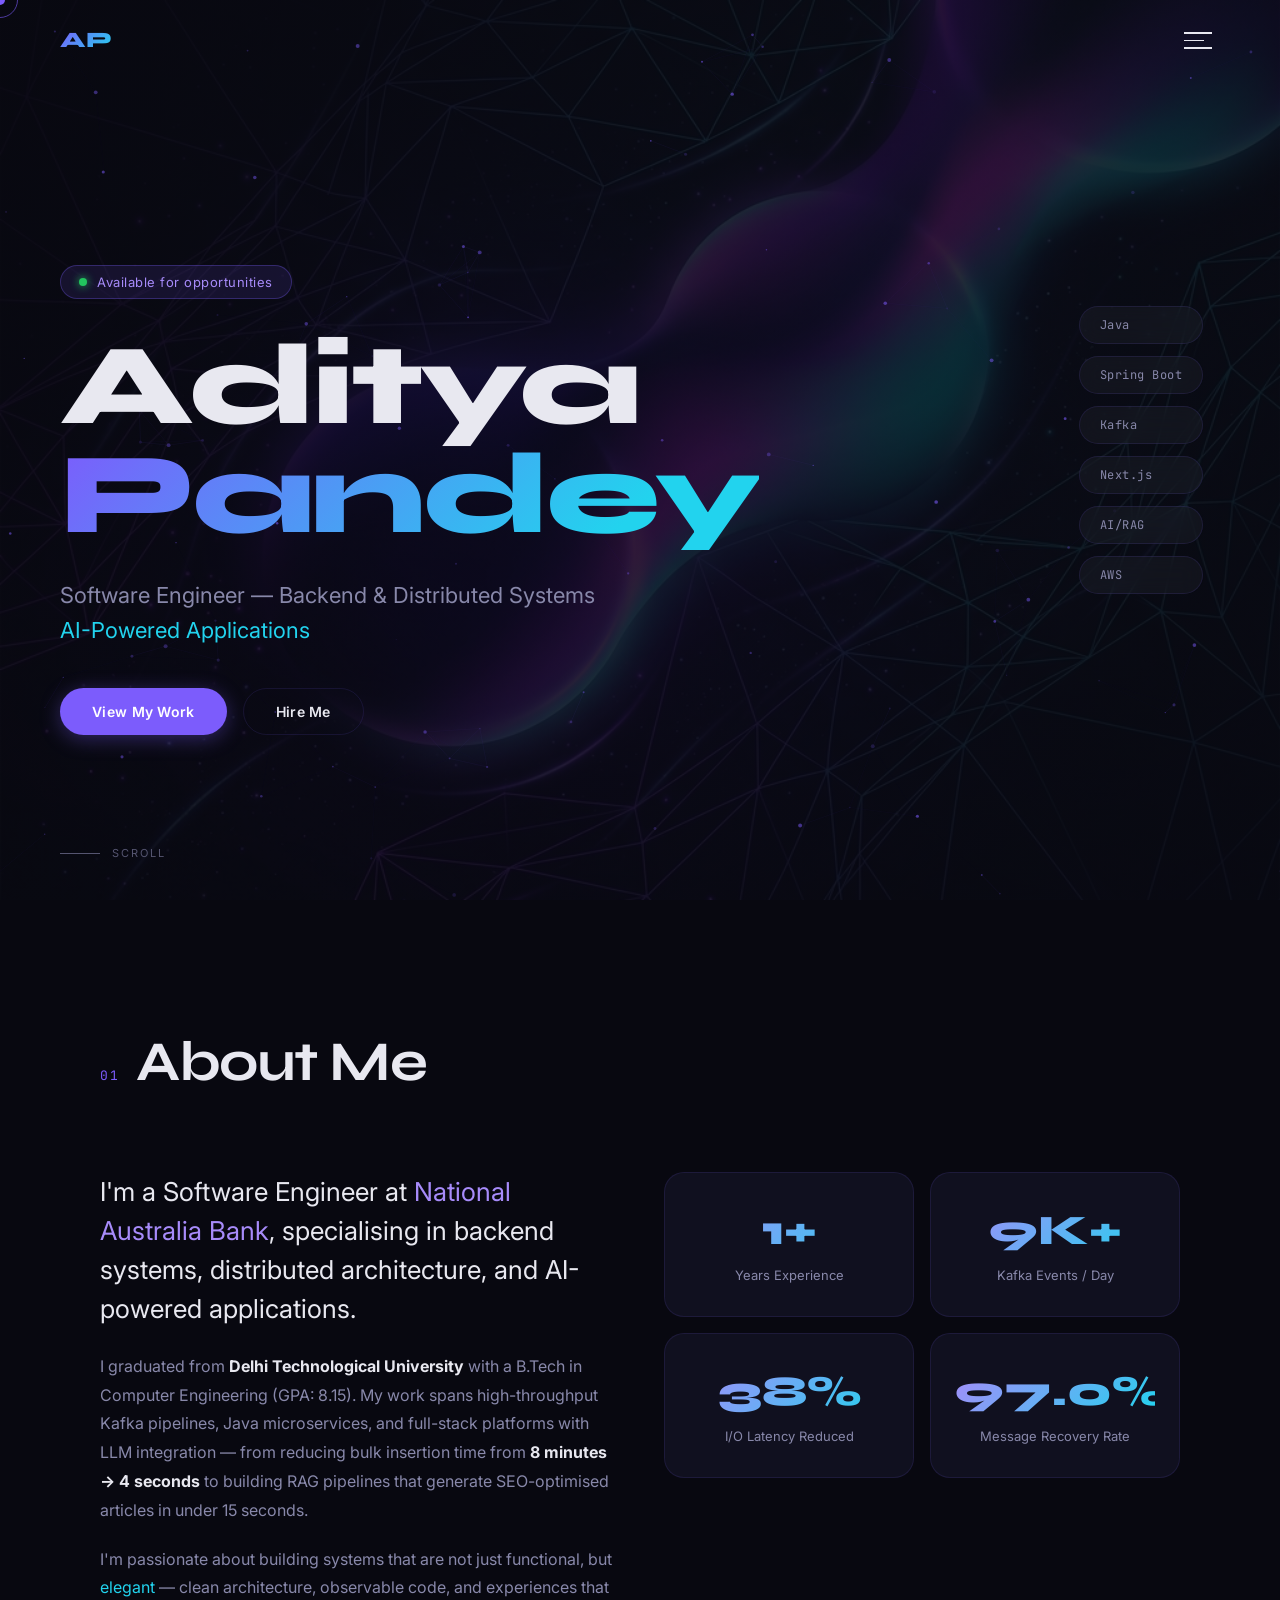
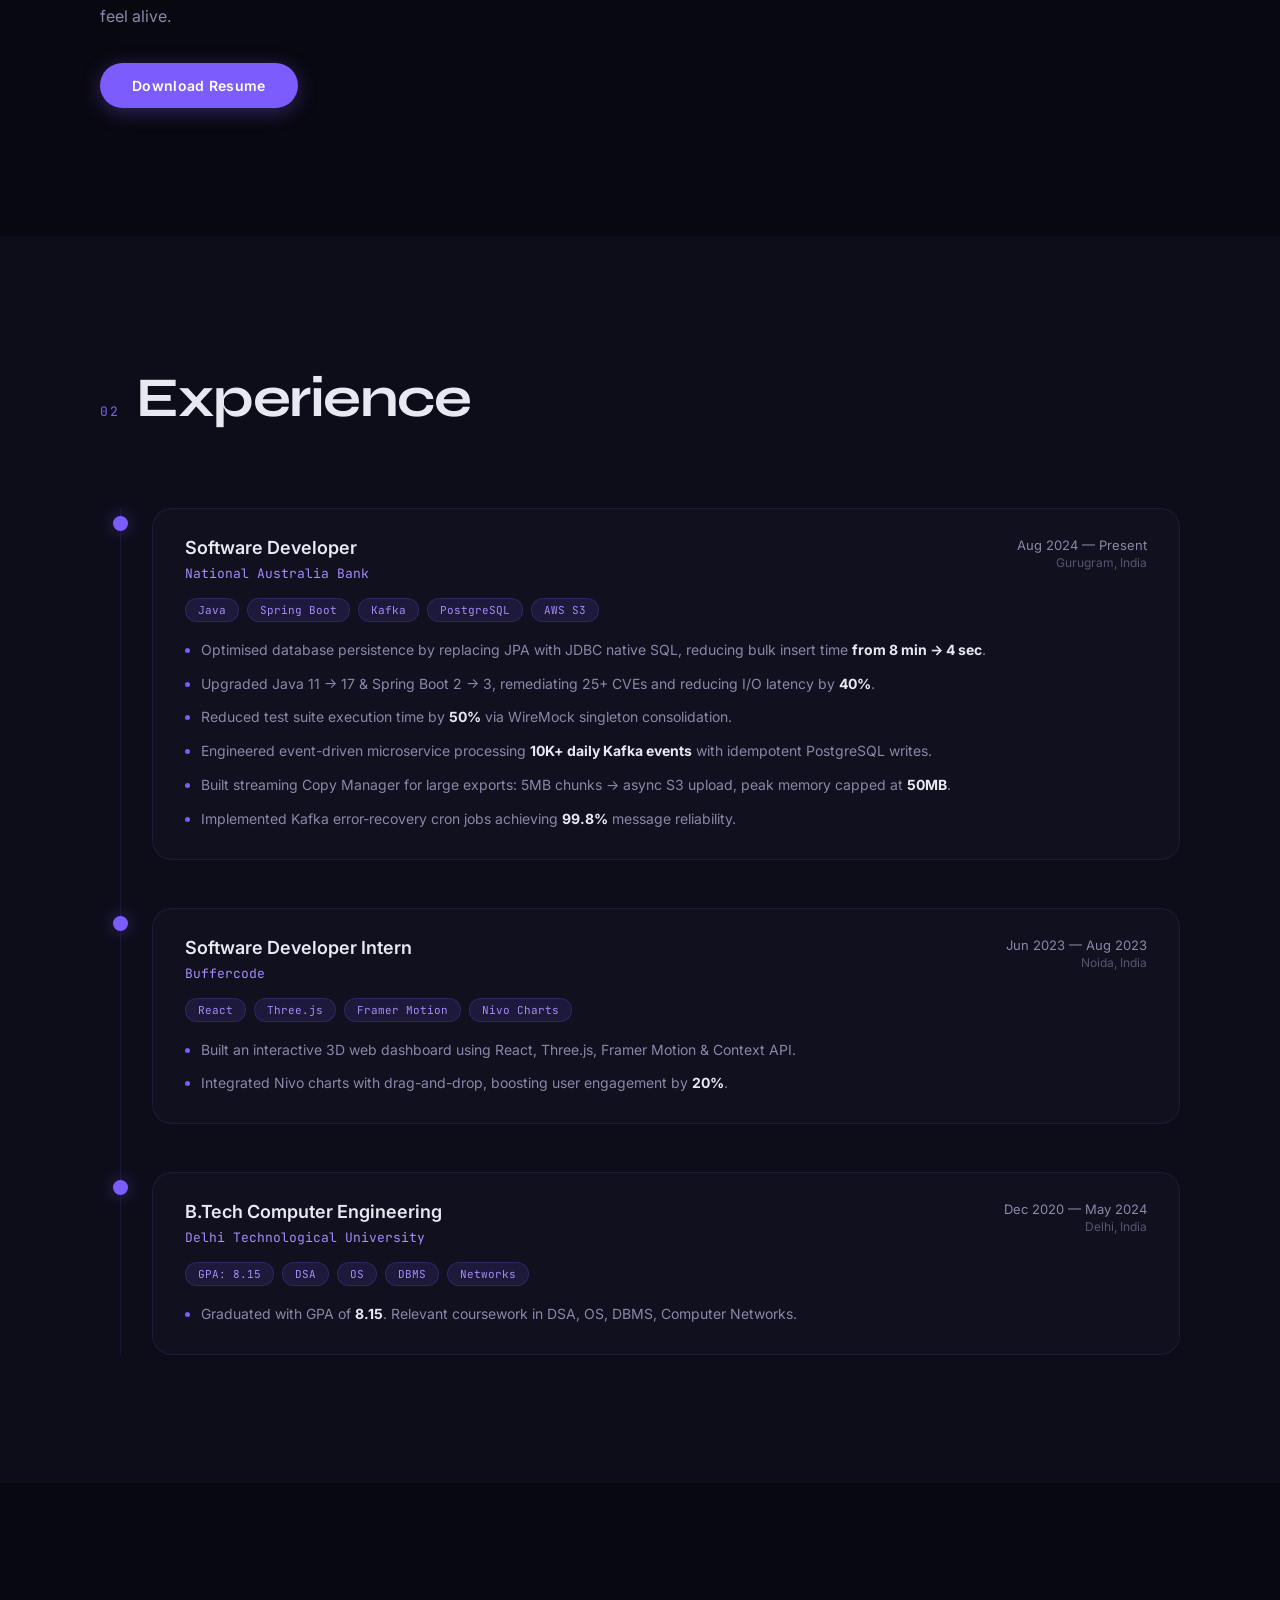
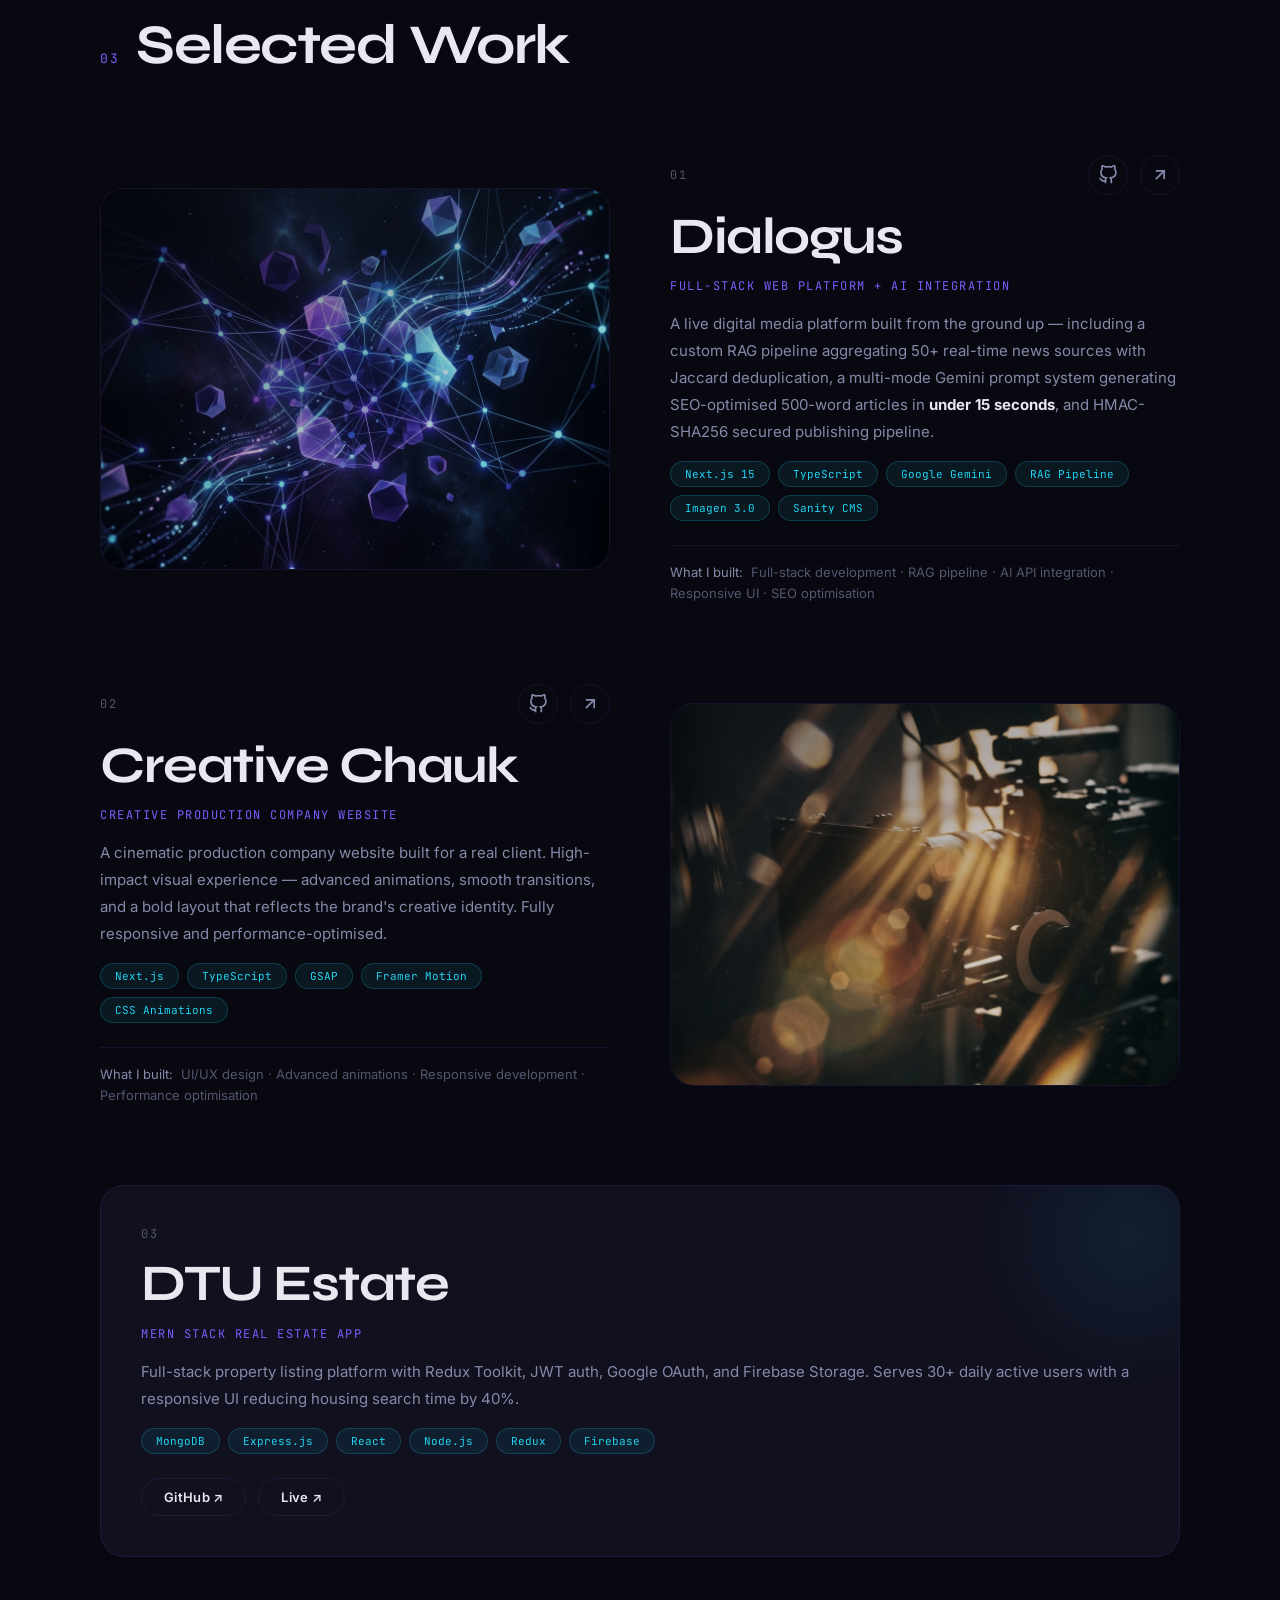
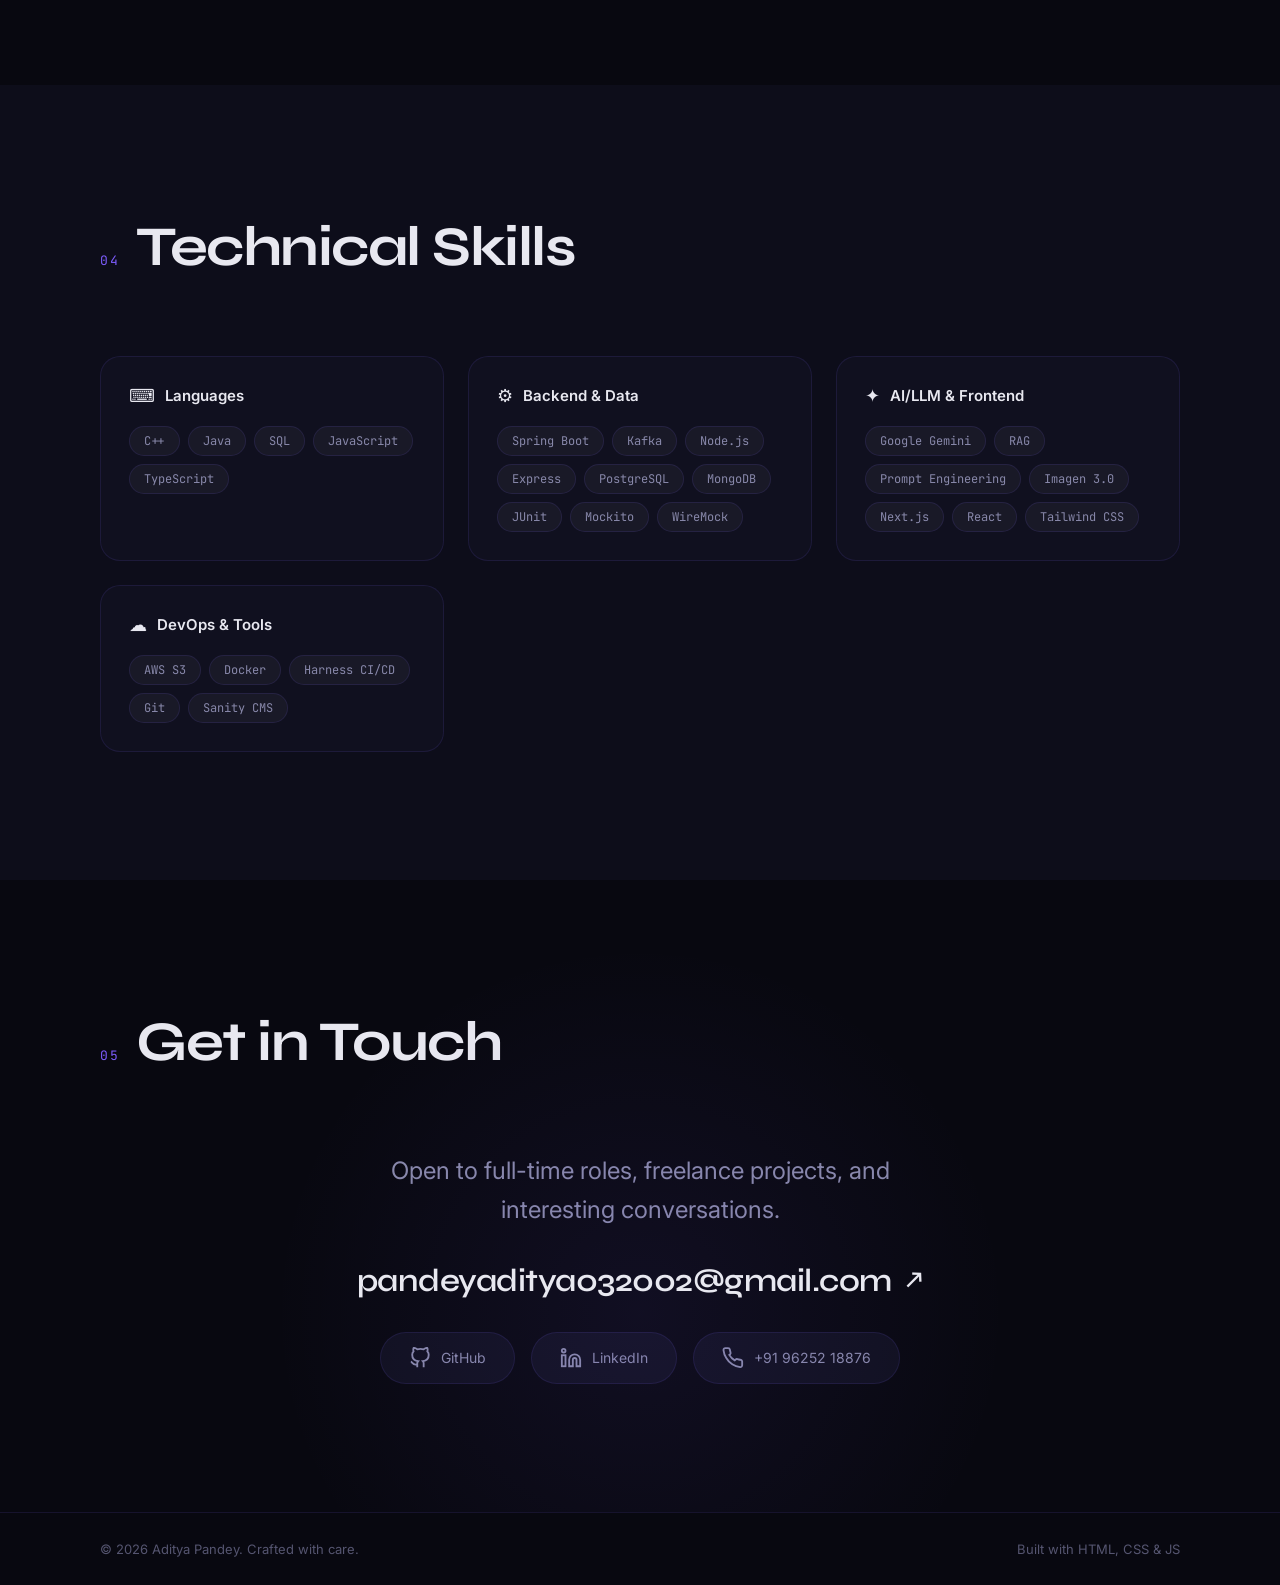
<file: index.html>
<!doctype html>
<html lang="en">
<head>
  <meta charset="UTF-8">
  <meta name="viewport" content="width=device-width, initial-scale=1.0">
  <meta http-equiv="X-UA-Compatible" content="ie=edge">
  <title>Aditya Pandey — Software Engineer & Creative Developer</title>
  <meta name="description" content="Aditya Pandey is a Software Engineer specialising in backend systems, distributed architecture, and AI-powered applications. Currently at National Australia Bank.">
  <meta name="keywords" content="Aditya Pandey, Software Engineer, Backend Developer, Java, Spring Boot, Kafka, AI, Next.js, Portfolio">
  <meta property="og:title" content="Aditya Pandey — Software Engineer & Creative Developer">
  <meta property="og:description" content="Backend & Distributed Systems Engineer | AI-Powered Applications | Open to full-time roles">
  <meta property="og:type" content="website">
  <link rel="preconnect" href="https://fonts.googleapis.com">
  <link rel="preconnect" href="https://fonts.gstatic.com" crossorigin>
  <link href="https://fonts.googleapis.com/css2?family=Inter:wght@300;400;500;600;700;800;900&family=JetBrains+Mono:wght@400;500;700&family=Syne:wght@400;500;600;700;800&display=swap" rel="stylesheet">
  <link rel="stylesheet" href="style.css">
</head>
<body>

  <!-- ==================== CUSTOM CURSOR ==================== -->
  <div class="cursor" id="cursor"></div>
  <div class="cursor-follower" id="cursor-follower"></div>

  <!-- ==================== LOADER ==================== -->
  <div class="loader" id="loader">
    <div class="loader__inner">
      <div class="loader__bar-wrap">
        <div class="loader__bar" id="loader-bar"></div>
      </div>
      <span class="loader__name">Aditya Pandey</span>
      <span class="loader__percent" id="loader-percent">0%</span>
    </div>
  </div>

  <!-- ==================== NAVIGATION ==================== -->
  <nav class="nav" id="nav" role="navigation" aria-label="Main navigation">
    <div class="nav__progress" aria-hidden="true"></div>
    <div class="nav__logo">
      <a href="#hero" id="nav-logo-link" aria-label="Back to top">
        <span class="nav__logo-text">AP</span>
        <div class="nav__logo-glow"></div>
      </a>
    </div>
    <button class="nav__menu-btn" id="menu-btn" aria-expanded="false" aria-controls="nav-menu" aria-label="Toggle menu">
      <span class="nav__menu-lines">
        <span class="line line--1"></span>
        <span class="line line--2"></span>
        <span class="line line--3"></span>
      </span>
    </button>
    <div class="nav__menu" id="nav-menu" role="dialog" aria-modal="true">
      <div class="nav__menu-bg"></div>
      <ul class="nav__links" role="list">
        <li class="nav__item" style="--i:0"><a class="nav__link" href="#about" id="nav-about">About</a><span class="nav__link-num">01</span></li>
        <li class="nav__item" style="--i:1"><a class="nav__link" href="#experience" id="nav-experience">Experience</a><span class="nav__link-num">02</span></li>
        <li class="nav__item" style="--i:2"><a class="nav__link" href="#projects" id="nav-projects">Projects</a><span class="nav__link-num">03</span></li>
        <li class="nav__item" style="--i:3"><a class="nav__link" href="#skills" id="nav-skills">Skills</a><span class="nav__link-num">04</span></li>
        <li class="nav__item" style="--i:4"><a class="nav__link" href="#contact" id="nav-contact">Contact</a><span class="nav__link-num">05</span></li>
      </ul>
      <div class="nav__social">
        <a href="https://github.com/pandeyaditya02" target="_blank" rel="noopener" class="nav__social-link" id="social-github">GitHub</a>
        <a href="https://linkedin.com/in/aditya-pandey-dtu" target="_blank" rel="noopener" class="nav__social-link" id="social-linkedin">LinkedIn</a>
        <a href="mailto:pandeyaditya032002@gmail.com" class="nav__social-link" id="social-email">Email</a>
      </div>
    </div>
  </nav>

  <!-- ==================== HERO ==================== -->
  <section class="hero" id="hero" aria-label="Introduction">
    <div class="hero__bg">
      <img src="hero_bg.png" alt="" aria-hidden="true" class="hero__bg-img">
      <div class="hero__bg-overlay"></div>
      <canvas class="hero__canvas" id="hero-canvas" aria-hidden="true"></canvas>
    </div>

    <div class="hero__content">
      <div class="hero__tag" id="hero-tag">
        <span class="hero__tag-dot"></span>
        <span>Available for opportunities</span>
      </div>
      <h1 class="hero__title" id="hero-title">
        <span class="hero__title-line" data-reveal="0">Aditya</span>
        <span class="hero__title-line" data-reveal="1">Pandey</span>
      </h1>
      <p class="hero__subtitle" id="hero-subtitle">
        Software Engineer — Backend &amp; Distributed Systems<br>
        <span class="hero__subtitle-accent">AI-Powered Applications</span>
      </p>
      <div class="hero__cta" id="hero-cta">
        <a href="#projects" class="btn btn--primary" id="btn-work">View My Work</a>
        <a href="mailto:pandeyaditya032002@gmail.com" class="btn btn--ghost" id="btn-hire">Hire Me</a>
      </div>
    </div>

    <div class="hero__scroll" id="hero-scroll" aria-hidden="true">
      <div class="hero__scroll-line"></div>
      <span>Scroll</span>
    </div>

    <!-- Floating chips -->
    <div class="hero__chips" aria-hidden="true">
      <span class="chip chip--1">Java</span>
      <span class="chip chip--2">Spring Boot</span>
      <span class="chip chip--3">Kafka</span>
      <span class="chip chip--4">Next.js</span>
      <span class="chip chip--5">AI/RAG</span>
      <span class="chip chip--6">AWS</span>
    </div>
  </section>

  <!-- ==================== ABOUT ==================== -->
  <section class="about section" id="about" aria-labelledby="about-heading">
    <div class="container">
      <div class="section__header">
        <span class="section__num">01</span>
        <h2 class="section__title" id="about-heading">About Me</h2>
      </div>
      <div class="about__grid">
        <div class="about__text">
          <p class="about__lead">
            I'm a Software Engineer at <em>National Australia Bank</em>, specialising in backend systems, distributed architecture, and AI-powered applications.
          </p>
          <p class="about__body">
            I graduated from <strong>Delhi Technological University</strong> with a B.Tech in Computer Engineering (GPA: 8.15). My work spans high-throughput Kafka pipelines, Java microservices, and full-stack platforms with LLM integration — from reducing bulk insertion time from <strong>8 minutes → 4 seconds</strong> to building RAG pipelines that generate SEO-optimised articles in under 15 seconds.
          </p>
          <p class="about__body">
            I'm passionate about building systems that are not just functional, but <em>elegant</em> — clean architecture, observable code, and experiences that feel alive.
          </p>
          <div class="about__actions">
            <a href="Aditya_Pandey_Resume.pdf" download class="btn btn--primary" id="btn-resume">Download Resume</a>
          </div>
        </div>
        <div class="about__stats">
          <div class="stat-card" id="stat-1">
            <span class="stat-card__num">2+</span>
            <span class="stat-card__label">Years Experience</span>
          </div>
          <div class="stat-card" id="stat-2">
            <span class="stat-card__num">10K+</span>
            <span class="stat-card__label">Kafka Events / Day</span>
          </div>
          <div class="stat-card" id="stat-3">
            <span class="stat-card__num">40%</span>
            <span class="stat-card__label">I/O Latency Reduced</span>
          </div>
          <div class="stat-card" id="stat-4">
            <span class="stat-card__num">99.8%</span>
            <span class="stat-card__label">Message Recovery Rate</span>
          </div>
        </div>
      </div>
    </div>
  </section>

  <!-- ==================== EXPERIENCE ==================== -->
  <section class="experience section" id="experience" aria-labelledby="experience-heading">
    <div class="container">
      <div class="section__header">
        <span class="section__num">02</span>
        <h2 class="section__title" id="experience-heading">Experience</h2>
      </div>

      <div class="timeline">

        <div class="timeline__item" id="exp-nab">
          <div class="timeline__dot"></div>
          <div class="timeline__card">
            <div class="timeline__card-header">
              <div>
                <h3 class="timeline__role">Software Developer</h3>
                <span class="timeline__company">National Australia Bank</span>
              </div>
              <div class="timeline__meta">
                <span class="timeline__date">Aug 2024 — Present</span>
                <span class="timeline__location">Gurugram, India</span>
              </div>
            </div>
            <div class="timeline__tags">
              <span class="tag">Java</span>
              <span class="tag">Spring Boot</span>
              <span class="tag">Kafka</span>
              <span class="tag">PostgreSQL</span>
              <span class="tag">AWS S3</span>
            </div>
            <ul class="timeline__bullets">
              <li>Optimised database persistence by replacing JPA with JDBC native SQL, reducing bulk insert time <strong>from 8 min → 4 sec</strong>.</li>
              <li>Upgraded Java 11 → 17 &amp; Spring Boot 2 → 3, remediating 25+ CVEs and reducing I/O latency by <strong>40%</strong>.</li>
              <li>Reduced test suite execution time by <strong>50%</strong> via WireMock singleton consolidation.</li>
              <li>Engineered event-driven microservice processing <strong>10K+ daily Kafka events</strong> with idempotent PostgreSQL writes.</li>
              <li>Built streaming Copy Manager for large exports: 5MB chunks → async S3 upload, peak memory capped at <strong>50MB</strong>.</li>
              <li>Implemented Kafka error-recovery cron jobs achieving <strong>99.8%</strong> message reliability.</li>
            </ul>
          </div>
        </div>

        <div class="timeline__item" id="exp-buffercode">
          <div class="timeline__dot"></div>
          <div class="timeline__card">
            <div class="timeline__card-header">
              <div>
                <h3 class="timeline__role">Software Developer Intern</h3>
                <span class="timeline__company">Buffercode</span>
              </div>
              <div class="timeline__meta">
                <span class="timeline__date">Jun 2023 — Aug 2023</span>
                <span class="timeline__location">Noida, India</span>
              </div>
            </div>
            <div class="timeline__tags">
              <span class="tag">React</span>
              <span class="tag">Three.js</span>
              <span class="tag">Framer Motion</span>
              <span class="tag">Nivo Charts</span>
            </div>
            <ul class="timeline__bullets">
              <li>Built an interactive 3D web dashboard using React, Three.js, Framer Motion &amp; Context API.</li>
              <li>Integrated Nivo charts with drag-and-drop, boosting user engagement by <strong>20%</strong>.</li>
            </ul>
          </div>
        </div>

        <div class="timeline__item" id="exp-dtu">
          <div class="timeline__dot"></div>
          <div class="timeline__card">
            <div class="timeline__card-header">
              <div>
                <h3 class="timeline__role">B.Tech Computer Engineering</h3>
                <span class="timeline__company">Delhi Technological University</span>
              </div>
              <div class="timeline__meta">
                <span class="timeline__date">Dec 2020 — May 2024</span>
                <span class="timeline__location">Delhi, India</span>
              </div>
            </div>
            <div class="timeline__tags">
              <span class="tag">GPA: 8.15</span>
              <span class="tag">DSA</span>
              <span class="tag">OS</span>
              <span class="tag">DBMS</span>
              <span class="tag">Networks</span>
            </div>
            <ul class="timeline__bullets">
              <li>Graduated with GPA of <strong>8.15</strong>. Relevant coursework in DSA, OS, DBMS, Computer Networks.</li>
            </ul>
          </div>
        </div>

      </div>
    </div>
  </section>

  <!-- ==================== PROJECTS ==================== -->
  <section class="projects section" id="projects" aria-labelledby="projects-heading">
    <div class="container">
      <div class="section__header">
        <span class="section__num">03</span>
        <h2 class="section__title" id="projects-heading">Selected Work</h2>
      </div>

      <div class="projects__grid">

        <!-- Project 1: Dialogus -->
        <article class="project-card project-card--featured" id="project-dialogus" aria-label="Dialogus project">
          <div class="project-card__img-wrap">
            <img src="dialogus_project.png" alt="Dialogus — AI-Powered Digital Media Platform" class="project-card__img" loading="lazy">
            <div class="project-card__img-overlay"></div>
          </div>
          <div class="project-card__content">
            <div class="project-card__header">
              <span class="project-card__num">01</span>
              <div class="project-card__links">
                <a href="https://github.com/pandeyaditya02" target="_blank" rel="noopener" class="project-card__link" id="dialogus-github" aria-label="Dialogus GitHub">
                  <svg width="20" height="20" viewBox="0 0 24 24" fill="none" stroke="currentColor" stroke-width="2"><path d="M9 19c-5 1.5-5-2.5-7-3m14 6v-3.87a3.37 3.37 0 0 0-.94-2.61c3.14-.35 6.44-1.54 6.44-7A5.44 5.44 0 0 0 20 4.77 5.07 5.07 0 0 0 19.91 1S18.73.65 16 2.48a13.38 13.38 0 0 0-7 0C6.27.65 5.09 1 5.09 1A5.07 5.07 0 0 0 5 4.77a5.44 5.44 0 0 0-1.5 3.78c0 5.42 3.3 6.61 6.44 7A3.37 3.37 0 0 0 9 18.13V22"/></svg>
                </a>
                <a href="#" target="_blank" rel="noopener" class="project-card__link project-card__link--arrow" id="dialogus-live" aria-label="Dialogus live site">
                  <svg width="20" height="20" viewBox="0 0 24 24" fill="none" stroke="currentColor" stroke-width="2"><line x1="7" y1="17" x2="17" y2="7"/><polyline points="7 7 17 7 17 17"/></svg>
                </a>
              </div>
            </div>
            <h3 class="project-card__title">Dialogus</h3>
            <p class="project-card__type">Full-Stack Web Platform + AI Integration</p>
            <p class="project-card__desc">A live digital media platform built from the ground up — including a custom RAG pipeline aggregating 50+ real-time news sources with Jaccard deduplication, a multi-mode Gemini prompt system generating SEO-optimised 500-word articles in <strong>under 15 seconds</strong>, and HMAC-SHA256 secured publishing pipeline.</p>
            <div class="project-card__tech">
              <span class="tech-tag">Next.js 15</span>
              <span class="tech-tag">TypeScript</span>
              <span class="tech-tag">Google Gemini</span>
              <span class="tech-tag">RAG Pipeline</span>
              <span class="tech-tag">Imagen 3.0</span>
              <span class="tech-tag">Sanity CMS</span>
            </div>
            <div class="project-card__what">
              <span class="project-card__what-label">What I built:</span>
              Full-stack development · RAG pipeline · AI API integration · Responsive UI · SEO optimisation
            </div>
          </div>
        </article>

        <!-- Project 2: Creative Chauk -->
        <article class="project-card project-card--featured project-card--reverse" id="project-creative-chauk" aria-label="Creative Chauk project">
          <div class="project-card__img-wrap">
            <img src="creative_chauk_project.png" alt="Creative Chauk — Cinematic Production Company Website" class="project-card__img" loading="lazy">
            <div class="project-card__img-overlay"></div>
          </div>
          <div class="project-card__content">
            <div class="project-card__header">
              <span class="project-card__num">02</span>
              <div class="project-card__links">
                <a href="https://github.com/pandeyaditya02" target="_blank" rel="noopener" class="project-card__link" id="cc-github" aria-label="Creative Chauk GitHub">
                  <svg width="20" height="20" viewBox="0 0 24 24" fill="none" stroke="currentColor" stroke-width="2"><path d="M9 19c-5 1.5-5-2.5-7-3m14 6v-3.87a3.37 3.37 0 0 0-.94-2.61c3.14-.35 6.44-1.54 6.44-7A5.44 5.44 0 0 0 20 4.77 5.07 5.07 0 0 0 19.91 1S18.73.65 16 2.48a13.38 13.38 0 0 0-7 0C6.27.65 5.09 1 5.09 1A5.07 5.07 0 0 0 5 4.77a5.44 5.44 0 0 0-1.5 3.78c0 5.42 3.3 6.61 6.44 7A3.37 3.37 0 0 0 9 18.13V22"/></svg>
                </a>
                <a href="#" target="_blank" rel="noopener" class="project-card__link project-card__link--arrow" id="cc-live" aria-label="Creative Chauk live site">
                  <svg width="20" height="20" viewBox="0 0 24 24" fill="none" stroke="currentColor" stroke-width="2"><line x1="7" y1="17" x2="17" y2="7"/><polyline points="7 7 17 7 17 17"/></svg>
                </a>
              </div>
            </div>
            <h3 class="project-card__title">Creative Chauk</h3>
            <p class="project-card__type">Creative Production Company Website</p>
            <p class="project-card__desc">A cinematic production company website built for a real client. High-impact visual experience — advanced animations, smooth transitions, and a bold layout that reflects the brand's creative identity. Fully responsive and performance-optimised.</p>
            <div class="project-card__tech">
              <span class="tech-tag">Next.js</span>
              <span class="tech-tag">TypeScript</span>
              <span class="tech-tag">GSAP</span>
              <span class="tech-tag">Framer Motion</span>
              <span class="tech-tag">CSS Animations</span>
            </div>
            <div class="project-card__what">
              <span class="project-card__what-label">What I built:</span>
              UI/UX design · Advanced animations · Responsive development · Performance optimisation
            </div>
          </div>
        </article>

        <!-- Project 3: DTU Estate -->
        <article class="project-card project-card--mini" id="project-dtu-estate" aria-label="DTU Estate project">
          <div class="project-card__mini-content">
            <span class="project-card__num">03</span>
            <h3 class="project-card__title">DTU Estate</h3>
            <p class="project-card__type">MERN Stack Real Estate App</p>
            <p class="project-card__desc">Full-stack property listing platform with Redux Toolkit, JWT auth, Google OAuth, and Firebase Storage. Serves 30+ daily active users with a responsive UI reducing housing search time by 40%.</p>
            <div class="project-card__tech">
              <span class="tech-tag">MongoDB</span>
              <span class="tech-tag">Express.js</span>
              <span class="tech-tag">React</span>
              <span class="tech-tag">Node.js</span>
              <span class="tech-tag">Redux</span>
              <span class="tech-tag">Firebase</span>
            </div>
            <div class="project-card__links project-card__links--bottom">
              <a href="https://github.com/pandeyaditya02" target="_blank" rel="noopener" class="btn btn--ghost btn--sm" id="dtu-github">GitHub ↗</a>
              <a href="#" target="_blank" rel="noopener" class="btn btn--ghost btn--sm" id="dtu-live">Live ↗</a>
            </div>
          </div>
        </article>

      </div>
    </div>
  </section>

  <!-- ==================== SKILLS ==================== -->
  <section class="skills section" id="skills" aria-labelledby="skills-heading">
    <div class="container">
      <div class="section__header">
        <span class="section__num">04</span>
        <h2 class="section__title" id="skills-heading">Technical Skills</h2>
      </div>
      <div class="skills__grid">

        <div class="skill-group" id="skills-languages">
          <h3 class="skill-group__title">
            <span class="skill-group__icon">⌨</span>
            Languages
          </h3>
          <div class="skill-tags">
            <span class="skill-tag">C++</span>
            <span class="skill-tag">Java</span>
            <span class="skill-tag">SQL</span>
            <span class="skill-tag">JavaScript</span>
            <span class="skill-tag">TypeScript</span>
          </div>
        </div>

        <div class="skill-group" id="skills-backend">
          <h3 class="skill-group__title">
            <span class="skill-group__icon">⚙</span>
            Backend &amp; Data
          </h3>
          <div class="skill-tags">
            <span class="skill-tag">Spring Boot</span>
            <span class="skill-tag">Kafka</span>
            <span class="skill-tag">Node.js</span>
            <span class="skill-tag">Express</span>
            <span class="skill-tag">PostgreSQL</span>
            <span class="skill-tag">MongoDB</span>
            <span class="skill-tag">JUnit</span>
            <span class="skill-tag">Mockito</span>
            <span class="skill-tag">WireMock</span>
          </div>
        </div>

        <div class="skill-group" id="skills-ai">
          <h3 class="skill-group__title">
            <span class="skill-group__icon">✦</span>
            AI/LLM &amp; Frontend
          </h3>
          <div class="skill-tags">
            <span class="skill-tag">Google Gemini</span>
            <span class="skill-tag">RAG</span>
            <span class="skill-tag">Prompt Engineering</span>
            <span class="skill-tag">Imagen 3.0</span>
            <span class="skill-tag">Next.js</span>
            <span class="skill-tag">React</span>
            <span class="skill-tag">Tailwind CSS</span>
          </div>
        </div>

        <div class="skill-group" id="skills-devops">
          <h3 class="skill-group__title">
            <span class="skill-group__icon">☁</span>
            DevOps &amp; Tools
          </h3>
          <div class="skill-tags">
            <span class="skill-tag">AWS S3</span>
            <span class="skill-tag">Docker</span>
            <span class="skill-tag">Harness CI/CD</span>
            <span class="skill-tag">Git</span>
            <span class="skill-tag">Sanity CMS</span>
          </div>
        </div>

      </div>
    </div>
  </section>

  <!-- ==================== CONTACT ==================== -->
  <section class="contact section" id="contact" aria-labelledby="contact-heading">
    <div class="container">
      <div class="section__header">
        <span class="section__num">05</span>
        <h2 class="section__title" id="contact-heading">Get in Touch</h2>
      </div>
      <div class="contact__inner">
        <div class="contact__tagline">
          <p>Open to full-time roles, freelance projects, and interesting conversations.</p>
        </div>
        <a href="mailto:pandeyaditya032002@gmail.com" class="contact__email" id="contact-email-link">
          <span class="contact__email-text">pandeyaditya032002@gmail.com</span>
          <span class="contact__email-arrow">↗</span>
        </a>
        <div class="contact__socials">
          <a href="https://github.com/pandeyaditya02" target="_blank" rel="noopener" class="contact__social-btn" id="contact-github">
            <svg width="22" height="22" viewBox="0 0 24 24" fill="none" stroke="currentColor" stroke-width="2"><path d="M9 19c-5 1.5-5-2.5-7-3m14 6v-3.87a3.37 3.37 0 0 0-.94-2.61c3.14-.35 6.44-1.54 6.44-7A5.44 5.44 0 0 0 20 4.77 5.07 5.07 0 0 0 19.91 1S18.73.65 16 2.48a13.38 13.38 0 0 0-7 0C6.27.65 5.09 1 5.09 1A5.07 5.07 0 0 0 5 4.77a5.44 5.44 0 0 0-1.5 3.78c0 5.42 3.3 6.61 6.44 7A3.37 3.37 0 0 0 9 18.13V22"/></svg>
            GitHub
          </a>
          <a href="https://linkedin.com/in/aditya-pandey-dtu" target="_blank" rel="noopener" class="contact__social-btn" id="contact-linkedin">
            <svg width="22" height="22" viewBox="0 0 24 24" fill="none" stroke="currentColor" stroke-width="2"><path d="M16 8a6 6 0 0 1 6 6v7h-4v-7a2 2 0 0 0-2-2 2 2 0 0 0-2 2v7h-4v-7a6 6 0 0 1 6-6z"/><rect x="2" y="9" width="4" height="12"/><circle cx="4" cy="4" r="2"/></svg>
            LinkedIn
          </a>
          <a href="tel:+919625218876" class="contact__social-btn" id="contact-phone">
            <svg width="22" height="22" viewBox="0 0 24 24" fill="none" stroke="currentColor" stroke-width="2"><path d="M22 16.92v3a2 2 0 0 1-2.18 2 19.79 19.79 0 0 1-8.63-3.07A19.5 19.5 0 0 1 4.69 12a19.79 19.79 0 0 1-3.07-8.67A2 2 0 0 1 3.6 1.27h3a2 2 0 0 1 2 1.72 12.84 12.84 0 0 0 .7 2.81 2 2 0 0 1-.45 2.11L7.91 8.6a16 16 0 0 0 6 6l.91-.91a2 2 0 0 1 2.11-.45 12.84 12.84 0 0 0 2.81.7A2 2 0 0 1 22 15.92z"/></svg>
            +91 96252 18876
          </a>
        </div>
      </div>
    </div>
  </section>

  <!-- ==================== FOOTER ==================== -->
  <footer class="footer" role="contentinfo">
    <div class="container">
      <div class="footer__inner">
        <span class="footer__copy">© 2026 Aditya Pandey. Crafted with care.</span>
        <span class="footer__built">Built with HTML, CSS &amp; JS</span>
      </div>
    </div>
  </footer>

  <script src="script.js"></script>
</body>
</html>
</file>
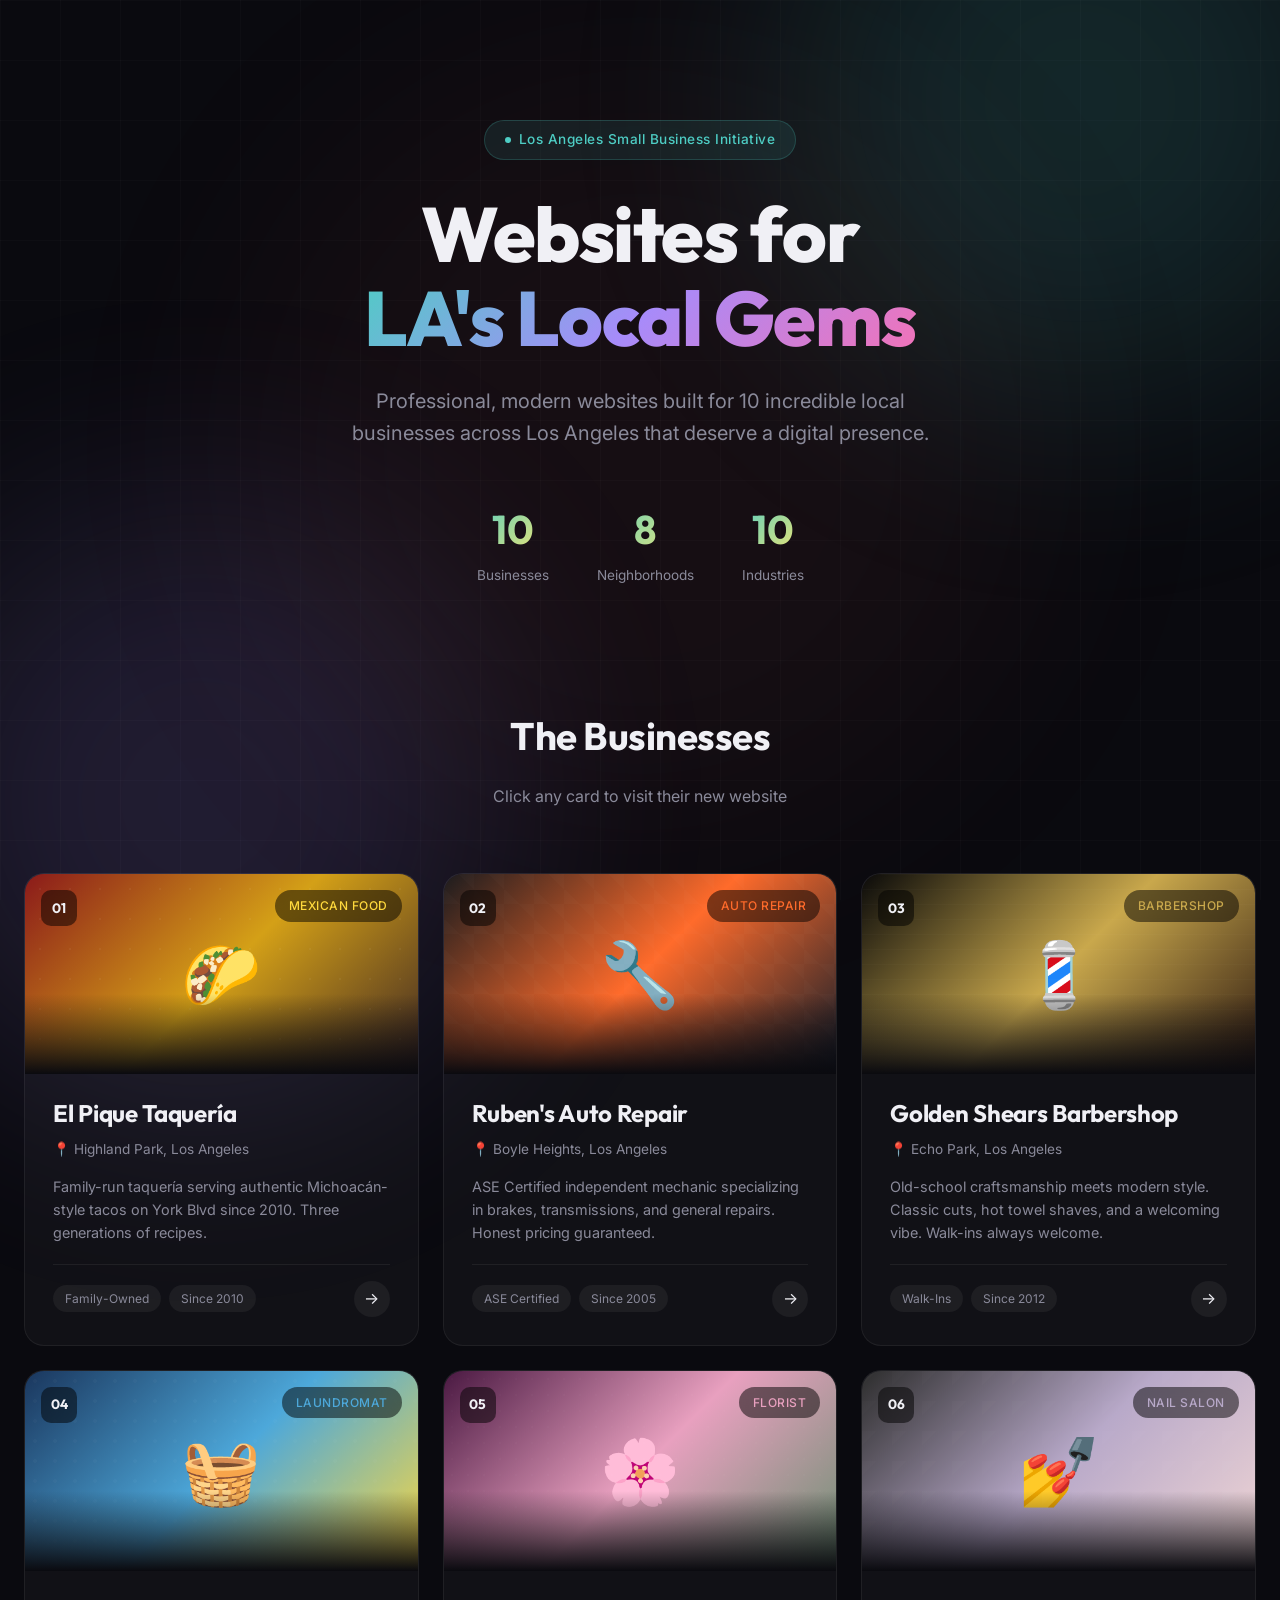
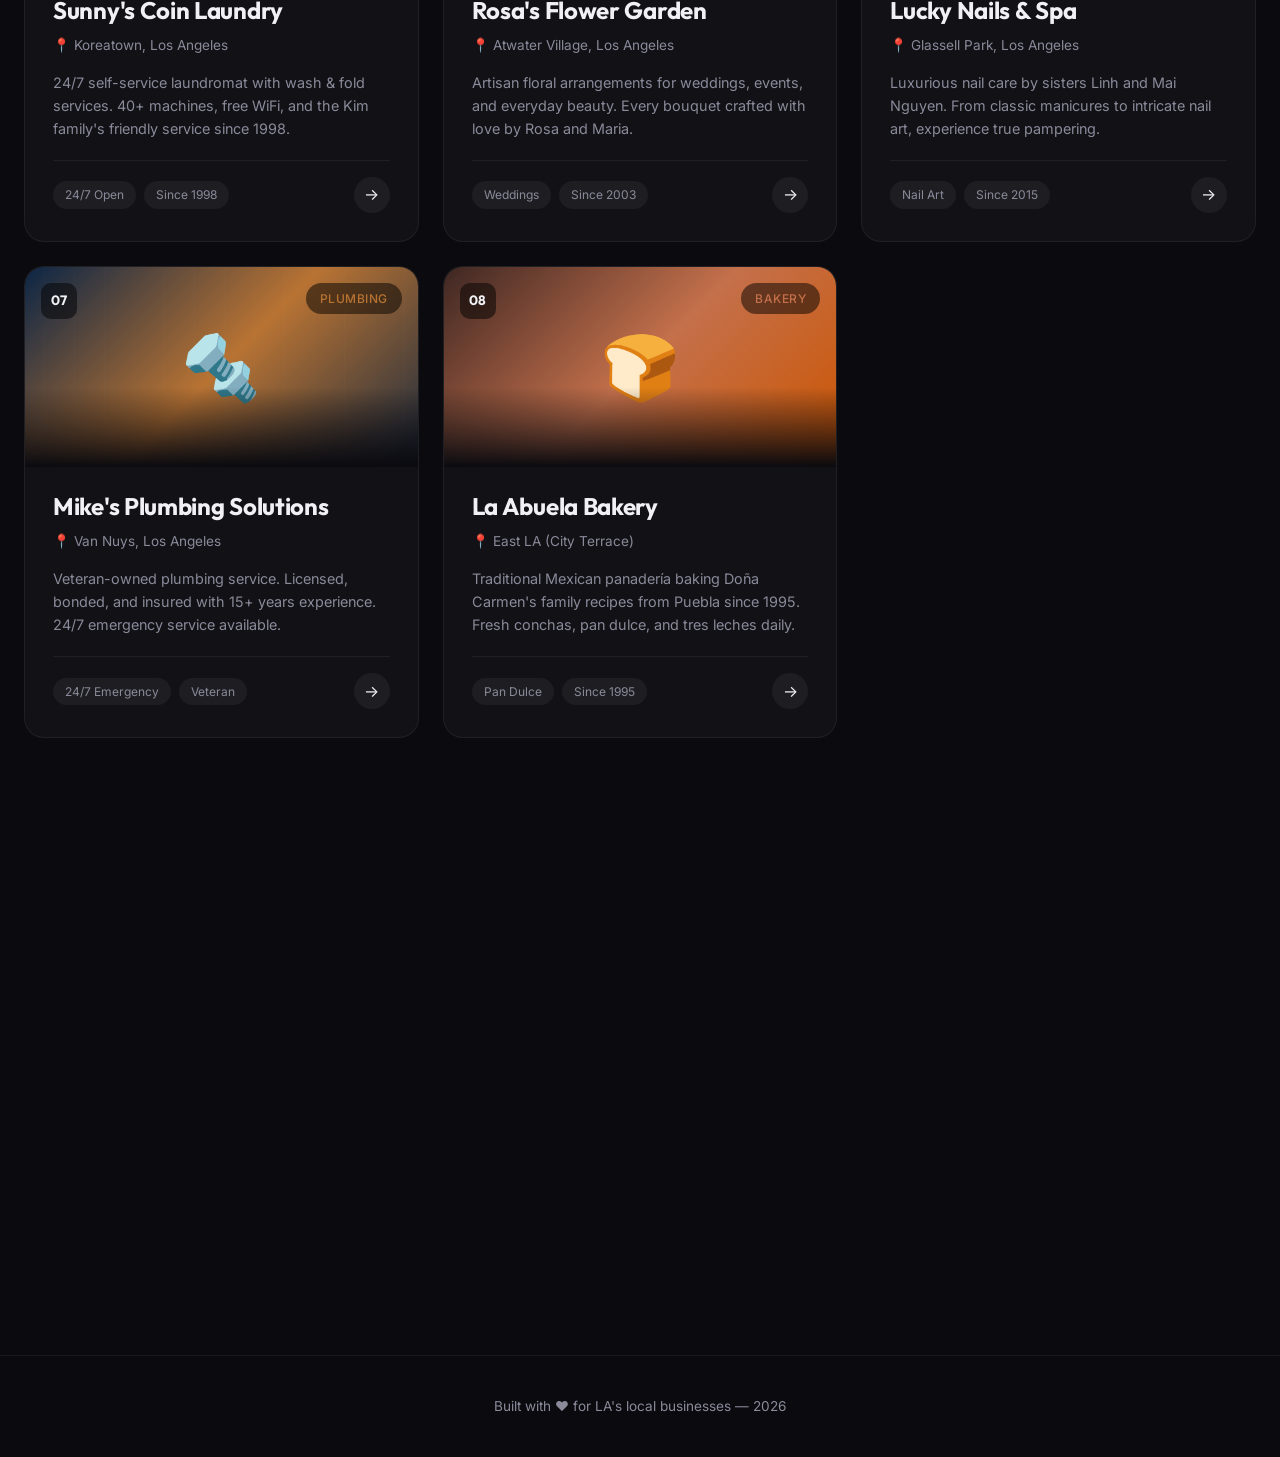
<file: la-businesses/index.html>
<!DOCTYPE html>
<html lang="en">
<head>
    <meta charset="UTF-8">
    <meta name="viewport" content="width=device-width, initial-scale=1.0">
    <meta name="description" content="Professional websites built for 10 local Los Angeles businesses. Browse our portfolio of stunning small business websites.">
    <title>LA Local Business Websites | Portfolio</title>
    <link rel="preconnect" href="https://fonts.googleapis.com">
    <link rel="preconnect" href="https://fonts.gstatic.com" crossorigin>
    <link href="https://fonts.googleapis.com/css2?family=Inter:wght@300;400;500;600;700&family=Outfit:wght@400;500;600;700;800&display=swap" rel="stylesheet">
    <style>
        *, *::before, *::after {
            margin: 0;
            padding: 0;
            box-sizing: border-box;
        }

        :root {
            --bg-primary: #0A0A0F;
            --bg-secondary: #12121A;
            --bg-card: rgba(255, 255, 255, 0.03);
            --text-primary: #F0F0F5;
            --text-secondary: #8A8A9A;
            --accent-1: #FF6B6B;
            --accent-2: #4ECDC4;
            --accent-3: #FFE66D;
            --accent-4: #A78BFA;
            --accent-5: #F472B6;
            --border: rgba(255, 255, 255, 0.06);
            --glow: rgba(78, 205, 196, 0.15);
        }

        html {
            scroll-behavior: smooth;
        }

        body {
            font-family: 'Inter', -apple-system, BlinkMacSystemFont, sans-serif;
            background: var(--bg-primary);
            color: var(--text-primary);
            min-height: 100vh;
            overflow-x: hidden;
            line-height: 1.6;
        }

        /* Animated background */
        .bg-grid {
            position: fixed;
            top: 0;
            left: 0;
            width: 100%;
            height: 100%;
            z-index: 0;
            pointer-events: none;
            background-image: 
                linear-gradient(rgba(255,255,255,0.02) 1px, transparent 1px),
                linear-gradient(90deg, rgba(255,255,255,0.02) 1px, transparent 1px);
            background-size: 60px 60px;
        }

        .bg-glow {
            position: fixed;
            width: 600px;
            height: 600px;
            border-radius: 50%;
            filter: blur(120px);
            opacity: 0.15;
            pointer-events: none;
            z-index: 0;
        }

        .bg-glow-1 {
            top: -200px;
            right: -100px;
            background: var(--accent-2);
            animation: float 15s ease-in-out infinite;
        }

        .bg-glow-2 {
            bottom: -200px;
            left: -100px;
            background: var(--accent-4);
            animation: float 18s ease-in-out infinite reverse;
        }

        .bg-glow-3 {
            top: 50%;
            left: 50%;
            transform: translate(-50%, -50%);
            width: 800px;
            height: 800px;
            background: var(--accent-1);
            opacity: 0.05;
            animation: pulse 10s ease-in-out infinite;
        }

        @keyframes float {
            0%, 100% { transform: translate(0, 0); }
            25% { transform: translate(30px, -30px); }
            50% { transform: translate(-20px, 20px); }
            75% { transform: translate(20px, 30px); }
        }

        @keyframes pulse {
            0%, 100% { opacity: 0.05; transform: translate(-50%, -50%) scale(1); }
            50% { opacity: 0.08; transform: translate(-50%, -50%) scale(1.1); }
        }

        .container {
            position: relative;
            z-index: 1;
            max-width: 1400px;
            margin: 0 auto;
            padding: 0 24px;
        }

        /* Header / Hero */
        .hero {
            min-height: 60vh;
            display: flex;
            flex-direction: column;
            justify-content: center;
            align-items: center;
            text-align: center;
            padding: 120px 24px 80px;
            position: relative;
        }

        .hero-badge {
            display: inline-flex;
            align-items: center;
            gap: 8px;
            padding: 8px 20px;
            background: rgba(78, 205, 196, 0.1);
            border: 1px solid rgba(78, 205, 196, 0.2);
            border-radius: 100px;
            font-size: 0.85rem;
            color: var(--accent-2);
            margin-bottom: 32px;
            font-weight: 500;
            letter-spacing: 0.5px;
            animation: fadeInDown 0.8s ease-out;
        }

        .hero-badge span {
            display: inline-block;
            width: 6px;
            height: 6px;
            background: var(--accent-2);
            border-radius: 50%;
            animation: blink 2s ease-in-out infinite;
        }

        @keyframes blink {
            0%, 100% { opacity: 1; }
            50% { opacity: 0.3; }
        }

        h1 {
            font-family: 'Outfit', sans-serif;
            font-size: clamp(2.5rem, 6vw, 5rem);
            font-weight: 800;
            line-height: 1.1;
            margin-bottom: 24px;
            letter-spacing: -1.5px;
            animation: fadeInUp 0.8s ease-out 0.1s both;
        }

        h1 .gradient-text {
            background: linear-gradient(135deg, var(--accent-2), var(--accent-4), var(--accent-5));
            -webkit-background-clip: text;
            -webkit-text-fill-color: transparent;
            background-clip: text;
        }

        .hero-subtitle {
            font-size: clamp(1rem, 2vw, 1.25rem);
            color: var(--text-secondary);
            max-width: 600px;
            margin-bottom: 48px;
            animation: fadeInUp 0.8s ease-out 0.2s both;
        }

        .hero-stats {
            display: flex;
            gap: 48px;
            animation: fadeInUp 0.8s ease-out 0.3s both;
        }

        .stat {
            text-align: center;
        }

        .stat-number {
            font-family: 'Outfit', sans-serif;
            font-size: 2.5rem;
            font-weight: 700;
            background: linear-gradient(135deg, var(--accent-2), var(--accent-3));
            -webkit-background-clip: text;
            -webkit-text-fill-color: transparent;
            background-clip: text;
        }

        .stat-label {
            font-size: 0.85rem;
            color: var(--text-secondary);
            margin-top: 4px;
        }

        @keyframes fadeInUp {
            from { opacity: 0; transform: translateY(30px); }
            to { opacity: 1; transform: translateY(0); }
        }

        @keyframes fadeInDown {
            from { opacity: 0; transform: translateY(-20px); }
            to { opacity: 1; transform: translateY(0); }
        }

        /* Section header */
        .section-header {
            text-align: center;
            margin-bottom: 64px;
        }

        .section-header h2 {
            font-family: 'Outfit', sans-serif;
            font-size: clamp(1.8rem, 3vw, 2.5rem);
            font-weight: 700;
            margin-bottom: 16px;
            letter-spacing: -0.5px;
        }

        .section-header p {
            color: var(--text-secondary);
            max-width: 500px;
            margin: 0 auto;
        }

        /* Business Cards Grid */
        .businesses-section {
            padding: 40px 0 120px;
        }

        .cards-grid {
            display: grid;
            grid-template-columns: repeat(auto-fill, minmax(380px, 1fr));
            gap: 24px;
        }

        .business-card {
            position: relative;
            background: var(--bg-card);
            border: 1px solid var(--border);
            border-radius: 20px;
            overflow: hidden;
            transition: all 0.4s cubic-bezier(0.165, 0.84, 0.44, 1);
            cursor: pointer;
            text-decoration: none;
            color: inherit;
            display: block;
            opacity: 0;
            transform: translateY(40px);
        }

        .business-card.visible {
            opacity: 1;
            transform: translateY(0);
        }

        .business-card:hover {
            border-color: rgba(255, 255, 255, 0.12);
            transform: translateY(-8px);
            box-shadow: 0 20px 60px rgba(0, 0, 0, 0.3);
        }

        .card-banner {
            height: 200px;
            position: relative;
            overflow: hidden;
        }

        .card-banner::after {
            content: '';
            position: absolute;
            bottom: 0;
            left: 0;
            right: 0;
            height: 80px;
            background: linear-gradient(to top, var(--bg-primary), transparent);
            z-index: 1;
        }

        .card-banner-bg {
            width: 100%;
            height: 100%;
            display: flex;
            align-items: center;
            justify-content: center;
            font-size: 4rem;
            position: relative;
        }

        .card-banner-bg::before {
            content: '';
            position: absolute;
            inset: 0;
            opacity: 0.15;
            background-size: 30px 30px;
        }

        .card-number {
            position: absolute;
            top: 16px;
            left: 16px;
            width: 36px;
            height: 36px;
            display: flex;
            align-items: center;
            justify-content: center;
            background: rgba(0, 0, 0, 0.5);
            backdrop-filter: blur(10px);
            border-radius: 10px;
            font-family: 'Outfit', sans-serif;
            font-weight: 700;
            font-size: 0.85rem;
            z-index: 2;
        }

        .card-type-badge {
            position: absolute;
            top: 16px;
            right: 16px;
            padding: 6px 14px;
            background: rgba(0, 0, 0, 0.5);
            backdrop-filter: blur(10px);
            border-radius: 100px;
            font-size: 0.75rem;
            font-weight: 500;
            z-index: 2;
            letter-spacing: 0.5px;
            text-transform: uppercase;
        }

        .card-content {
            padding: 20px 28px 28px;
        }

        .card-name {
            font-family: 'Outfit', sans-serif;
            font-size: 1.5rem;
            font-weight: 700;
            margin-bottom: 6px;
            letter-spacing: -0.3px;
        }

        .card-location {
            display: flex;
            align-items: center;
            gap: 6px;
            font-size: 0.85rem;
            color: var(--text-secondary);
            margin-bottom: 14px;
        }

        .card-description {
            font-size: 0.9rem;
            color: var(--text-secondary);
            line-height: 1.6;
            margin-bottom: 20px;
        }

        .card-footer {
            display: flex;
            align-items: center;
            justify-content: space-between;
            padding-top: 16px;
            border-top: 1px solid var(--border);
        }

        .card-tags {
            display: flex;
            gap: 8px;
            flex-wrap: wrap;
        }

        .card-tag {
            padding: 4px 12px;
            background: rgba(255, 255, 255, 0.05);
            border-radius: 100px;
            font-size: 0.75rem;
            color: var(--text-secondary);
        }

        .card-arrow {
            width: 36px;
            height: 36px;
            display: flex;
            align-items: center;
            justify-content: center;
            border-radius: 50%;
            background: rgba(255, 255, 255, 0.05);
            transition: all 0.3s ease;
            flex-shrink: 0;
        }

        .business-card:hover .card-arrow {
            background: var(--accent-2);
            color: var(--bg-primary);
            transform: translateX(4px);
        }

        /* Individual card color themes */
        .card-theme-1 .card-banner-bg { background: linear-gradient(135deg, #8B1A1A, #D4A017, #3E2723); }
        .card-theme-2 .card-banner-bg { background: linear-gradient(135deg, #1C1C1E, #FF6B2B, #0D1B2A); }
        .card-theme-3 .card-banner-bg { background: linear-gradient(135deg, #0A0A0A, #C9A84C, #2C1810); }
        .card-theme-4 .card-banner-bg { background: linear-gradient(135deg, #1A365D, #4DA8DA, #FFD93D); }
        .card-theme-5 .card-banner-bg { background: linear-gradient(135deg, #4A1942, #E8A0BF, #6B8F71); }
        .card-theme-6 .card-banner-bg { background: linear-gradient(135deg, #2D2D2D, #B8A9C9, #F2D7D5); }
        .card-theme-7 .card-banner-bg { background: linear-gradient(135deg, #0B2545, #B87333, #1B2A3D); }
        .card-theme-8 .card-banner-bg { background: linear-gradient(135deg, #3E2723, #C4704B, #CC5500); }
        .card-theme-9 .card-banner-bg { background: linear-gradient(135deg, #2D2D2D, #7D9B76, #C4B5A0); }
        .card-theme-10 .card-banner-bg { background: linear-gradient(135deg, #264653, #2EC4B6, #FF6B6B); }

        .card-theme-1 .card-type-badge { color: #FFD93D; }
        .card-theme-2 .card-type-badge { color: #FF6B2B; }
        .card-theme-3 .card-type-badge { color: #C9A84C; }
        .card-theme-4 .card-type-badge { color: #4DA8DA; }
        .card-theme-5 .card-type-badge { color: #E8A0BF; }
        .card-theme-6 .card-type-badge { color: #B8A9C9; }
        .card-theme-7 .card-type-badge { color: #B87333; }
        .card-theme-8 .card-type-badge { color: #C4704B; }
        .card-theme-9 .card-type-badge { color: #7D9B76; }
        .card-theme-10 .card-type-badge { color: #2EC4B6; }

        .card-theme-1 .card-banner-bg::before { background-image: radial-gradient(circle, rgba(255,255,255,0.3) 1px, transparent 1px); }
        .card-theme-2 .card-banner-bg::before { background-image: linear-gradient(45deg, rgba(255,255,255,0.1) 25%, transparent 25%, transparent 75%, rgba(255,255,255,0.1) 75%); }
        .card-theme-3 .card-banner-bg::before { background-image: repeating-linear-gradient(0deg, transparent, transparent 14px, rgba(255,255,255,0.1) 14px, rgba(255,255,255,0.1) 15px); }
        .card-theme-4 .card-banner-bg::before { background-image: radial-gradient(circle, rgba(255,255,255,0.15) 2px, transparent 2px); background-size: 20px 20px; }
        .card-theme-5 .card-banner-bg::before { background-image: radial-gradient(ellipse, rgba(255,255,255,0.1) 1px, transparent 1px); background-size: 16px 16px; }
        .card-theme-6 .card-banner-bg::before { background-image: linear-gradient(135deg, rgba(255,255,255,0.08) 25%, transparent 25%); }
        .card-theme-7 .card-banner-bg::before { background-image: repeating-linear-gradient(90deg, transparent, transparent 19px, rgba(255,255,255,0.08) 19px, rgba(255,255,255,0.08) 20px); }
        .card-theme-8 .card-banner-bg::before { background-image: radial-gradient(circle, rgba(255,255,255,0.12) 1.5px, transparent 1.5px); background-size: 24px 24px; }
        .card-theme-9 .card-banner-bg::before { background-image: linear-gradient(60deg, rgba(255,255,255,0.05) 25%, transparent 25%, transparent 75%, rgba(255,255,255,0.05) 75%); }
        .card-theme-10 .card-banner-bg::before { background-image: radial-gradient(circle, rgba(255,255,255,0.2) 1px, transparent 1px); background-size: 18px 18px; }

        /* Footer */
        .main-footer {
            text-align: center;
            padding: 40px 24px;
            border-top: 1px solid var(--border);
            color: var(--text-secondary);
            font-size: 0.85rem;
        }

        .main-footer a {
            color: var(--accent-2);
            text-decoration: none;
        }

        /* Responsive */
        @media (max-width: 768px) {
            .hero {
                padding: 100px 24px 60px;
                min-height: 50vh;
            }

            .hero-stats {
                gap: 32px;
            }

            .stat-number {
                font-size: 2rem;
            }

            .cards-grid {
                grid-template-columns: 1fr;
            }

            .card-banner {
                height: 160px;
            }
        }

        @media (max-width: 480px) {
            .hero-stats {
                flex-direction: column;
                gap: 20px;
            }
        }
    </style>
</head>
<body>
    <div class="bg-grid"></div>
    <div class="bg-glow bg-glow-1"></div>
    <div class="bg-glow bg-glow-2"></div>
    <div class="bg-glow bg-glow-3"></div>

    <main>
        <!-- Hero Section -->
        <section class="hero">
            <div class="hero-badge">
                <span></span>
                Los Angeles Small Business Initiative
            </div>
            <h1>Websites for <br><span class="gradient-text">LA's Local Gems</span></h1>
            <p class="hero-subtitle">
                Professional, modern websites built for 10 incredible local businesses 
                across Los Angeles that deserve a digital presence.
            </p>
            <div class="hero-stats">
                <div class="stat">
                    <div class="stat-number">10</div>
                    <div class="stat-label">Businesses</div>
                </div>
                <div class="stat">
                    <div class="stat-number">8</div>
                    <div class="stat-label">Neighborhoods</div>
                </div>
                <div class="stat">
                    <div class="stat-number">10</div>
                    <div class="stat-label">Industries</div>
                </div>
            </div>
        </section>

        <!-- Business Cards -->
        <section class="businesses-section">
            <div class="container">
                <div class="section-header">
                    <h2>The Businesses</h2>
                    <p>Click any card to visit their new website</p>
                </div>

                <div class="cards-grid">
                    <!-- Card 1: El Pique Taquería -->
                    <a href="01-el-pique-taqueria/index.html" class="business-card card-theme-1" id="card-1">
                        <div class="card-banner">
                            <div class="card-banner-bg">🌮</div>
                            <div class="card-number">01</div>
                            <div class="card-type-badge">Mexican Food</div>
                        </div>
                        <div class="card-content">
                            <div class="card-name">El Pique Taquería</div>
                            <div class="card-location">📍 Highland Park, Los Angeles</div>
                            <p class="card-description">Family-run taquería serving authentic Michoacán-style tacos on York Blvd since 2010. Three generations of recipes.</p>
                            <div class="card-footer">
                                <div class="card-tags">
                                    <span class="card-tag">Family-Owned</span>
                                    <span class="card-tag">Since 2010</span>
                                </div>
                                <div class="card-arrow">→</div>
                            </div>
                        </div>
                    </a>

                    <!-- Card 2: Ruben's Auto Repair -->
                    <a href="02-rubens-auto-repair/index.html" class="business-card card-theme-2" id="card-2">
                        <div class="card-banner">
                            <div class="card-banner-bg">🔧</div>
                            <div class="card-number">02</div>
                            <div class="card-type-badge">Auto Repair</div>
                        </div>
                        <div class="card-content">
                            <div class="card-name">Ruben's Auto Repair</div>
                            <div class="card-location">📍 Boyle Heights, Los Angeles</div>
                            <p class="card-description">ASE Certified independent mechanic specializing in brakes, transmissions, and general repairs. Honest pricing guaranteed.</p>
                            <div class="card-footer">
                                <div class="card-tags">
                                    <span class="card-tag">ASE Certified</span>
                                    <span class="card-tag">Since 2005</span>
                                </div>
                                <div class="card-arrow">→</div>
                            </div>
                        </div>
                    </a>

                    <!-- Card 3: Golden Shears Barbershop -->
                    <a href="03-golden-shears-barbershop/index.html" class="business-card card-theme-3" id="card-3">
                        <div class="card-banner">
                            <div class="card-banner-bg">💈</div>
                            <div class="card-number">03</div>
                            <div class="card-type-badge">Barbershop</div>
                        </div>
                        <div class="card-content">
                            <div class="card-name">Golden Shears Barbershop</div>
                            <div class="card-location">📍 Echo Park, Los Angeles</div>
                            <p class="card-description">Old-school craftsmanship meets modern style. Classic cuts, hot towel shaves, and a welcoming vibe. Walk-ins always welcome.</p>
                            <div class="card-footer">
                                <div class="card-tags">
                                    <span class="card-tag">Walk-Ins</span>
                                    <span class="card-tag">Since 2012</span>
                                </div>
                                <div class="card-arrow">→</div>
                            </div>
                        </div>
                    </a>

                    <!-- Card 4: Sunny's Coin Laundry -->
                    <a href="04-sunnys-coin-laundry/index.html" class="business-card card-theme-4" id="card-4">
                        <div class="card-banner">
                            <div class="card-banner-bg">🧺</div>
                            <div class="card-number">04</div>
                            <div class="card-type-badge">Laundromat</div>
                        </div>
                        <div class="card-content">
                            <div class="card-name">Sunny's Coin Laundry</div>
                            <div class="card-location">📍 Koreatown, Los Angeles</div>
                            <p class="card-description">24/7 self-service laundromat with wash & fold services. 40+ machines, free WiFi, and the Kim family's friendly service since 1998.</p>
                            <div class="card-footer">
                                <div class="card-tags">
                                    <span class="card-tag">24/7 Open</span>
                                    <span class="card-tag">Since 1998</span>
                                </div>
                                <div class="card-arrow">→</div>
                            </div>
                        </div>
                    </a>

                    <!-- Card 5: Rosa's Flower Garden -->
                    <a href="05-rosas-flower-garden/index.html" class="business-card card-theme-5" id="card-5">
                        <div class="card-banner">
                            <div class="card-banner-bg">🌸</div>
                            <div class="card-number">05</div>
                            <div class="card-type-badge">Florist</div>
                        </div>
                        <div class="card-content">
                            <div class="card-name">Rosa's Flower Garden</div>
                            <div class="card-location">📍 Atwater Village, Los Angeles</div>
                            <p class="card-description">Artisan floral arrangements for weddings, events, and everyday beauty. Every bouquet crafted with love by Rosa and Maria.</p>
                            <div class="card-footer">
                                <div class="card-tags">
                                    <span class="card-tag">Weddings</span>
                                    <span class="card-tag">Since 2003</span>
                                </div>
                                <div class="card-arrow">→</div>
                            </div>
                        </div>
                    </a>

                    <!-- Card 6: Lucky Nails & Spa -->
                    <a href="06-lucky-nails-spa/index.html" class="business-card card-theme-6" id="card-6">
                        <div class="card-banner">
                            <div class="card-banner-bg">💅</div>
                            <div class="card-number">06</div>
                            <div class="card-type-badge">Nail Salon</div>
                        </div>
                        <div class="card-content">
                            <div class="card-name">Lucky Nails & Spa</div>
                            <div class="card-location">📍 Glassell Park, Los Angeles</div>
                            <p class="card-description">Luxurious nail care by sisters Linh and Mai Nguyen. From classic manicures to intricate nail art, experience true pampering.</p>
                            <div class="card-footer">
                                <div class="card-tags">
                                    <span class="card-tag">Nail Art</span>
                                    <span class="card-tag">Since 2015</span>
                                </div>
                                <div class="card-arrow">→</div>
                            </div>
                        </div>
                    </a>

                    <!-- Card 7: Mike's Plumbing Solutions -->
                    <a href="07-mikes-plumbing/index.html" class="business-card card-theme-7" id="card-7">
                        <div class="card-banner">
                            <div class="card-banner-bg">🔩</div>
                            <div class="card-number">07</div>
                            <div class="card-type-badge">Plumbing</div>
                        </div>
                        <div class="card-content">
                            <div class="card-name">Mike's Plumbing Solutions</div>
                            <div class="card-location">📍 Van Nuys, Los Angeles</div>
                            <p class="card-description">Veteran-owned plumbing service. Licensed, bonded, and insured with 15+ years experience. 24/7 emergency service available.</p>
                            <div class="card-footer">
                                <div class="card-tags">
                                    <span class="card-tag">24/7 Emergency</span>
                                    <span class="card-tag">Veteran</span>
                                </div>
                                <div class="card-arrow">→</div>
                            </div>
                        </div>
                    </a>

                    <!-- Card 8: La Abuela Bakery -->
                    <a href="08-la-abuela-bakery/index.html" class="business-card card-theme-8" id="card-8">
                        <div class="card-banner">
                            <div class="card-banner-bg">🍞</div>
                            <div class="card-number">08</div>
                            <div class="card-type-badge">Bakery</div>
                        </div>
                        <div class="card-content">
                            <div class="card-name">La Abuela Bakery</div>
                            <div class="card-location">📍 East LA (City Terrace)</div>
                            <p class="card-description">Traditional Mexican panadería baking Doña Carmen's family recipes from Puebla since 1995. Fresh conchas, pan dulce, and tres leches daily.</p>
                            <div class="card-footer">
                                <div class="card-tags">
                                    <span class="card-tag">Pan Dulce</span>
                                    <span class="card-tag">Since 1995</span>
                                </div>
                                <div class="card-arrow">→</div>
                            </div>
                        </div>
                    </a>

                    <!-- Card 9: Zen Garden Massage -->
                    <a href="09-zen-garden-massage/index.html" class="business-card card-theme-9" id="card-9">
                        <div class="card-banner">
                            <div class="card-banner-bg">🧘</div>
                            <div class="card-number">09</div>
                            <div class="card-type-badge">Wellness</div>
                        </div>
                        <div class="card-content">
                            <div class="card-name">Zen Garden Massage</div>
                            <div class="card-location">📍 Silver Lake, Los Angeles</div>
                            <p class="card-description">Japanese-inspired massage therapy studio. Elena Sato combines Shiatsu tradition with California wellness for transformative healing.</p>
                            <div class="card-footer">
                                <div class="card-tags">
                                    <span class="card-tag">Shiatsu</span>
                                    <span class="card-tag">By Appointment</span>
                                </div>
                                <div class="card-arrow">→</div>
                            </div>
                        </div>
                    </a>

                    <!-- Card 10: Paws & Claws Pet Grooming -->
                    <a href="10-paws-claws-grooming/index.html" class="business-card card-theme-10" id="card-10">
                        <div class="card-banner">
                            <div class="card-banner-bg">🐾</div>
                            <div class="card-number">10</div>
                            <div class="card-type-badge">Pet Grooming</div>
                        </div>
                        <div class="card-content">
                            <div class="card-name">Paws & Claws Pet Grooming</div>
                            <div class="card-location">📍 Culver City, Los Angeles</div>
                            <p class="card-description">Stress-free, personalized grooming for dogs and cats. Breed-specific cuts, organic products, and anxious pet specialists.</p>
                            <div class="card-footer">
                                <div class="card-tags">
                                    <span class="card-tag">Dogs & Cats</span>
                                    <span class="card-tag">Since 2019</span>
                                </div>
                                <div class="card-arrow">→</div>
                            </div>
                        </div>
                    </a>
                </div>
            </div>
        </section>
    </main>

    <footer class="main-footer">
        <p>Built with ❤️ for LA's local businesses &mdash; 2026</p>
    </footer>

    <script>
        // Scroll reveal animation for business cards
        const observer = new IntersectionObserver((entries) => {
            entries.forEach((entry, index) => {
                if (entry.isIntersecting) {
                    // Add staggered delay based on card position
                    const card = entry.target;
                    const cardIndex = Array.from(document.querySelectorAll('.business-card')).indexOf(card);
                    setTimeout(() => {
                        card.classList.add('visible');
                    }, cardIndex * 100);
                    observer.unobserve(card);
                }
            });
        }, {
            threshold: 0.1,
            rootMargin: '0px 0px -50px 0px'
        });

        document.querySelectorAll('.business-card').forEach(card => {
            observer.observe(card);
        });

        // Parallax effect on glow elements
        document.addEventListener('mousemove', (e) => {
            const x = e.clientX / window.innerWidth;
            const y = e.clientY / window.innerHeight;

            document.querySelector('.bg-glow-1').style.transform = `translate(${x * 30}px, ${y * 30}px)`;
            document.querySelector('.bg-glow-2').style.transform = `translate(${-x * 20}px, ${-y * 20}px)`;
        });
    </script>
</body>
</html>
</file>
<file: style.css>
/* ============================================================
   ADITYA PANDEY PORTFOLIO — style.css
   ============================================================ */

/* ─── RESET & BASE ─────────────────────────────────────────── */
*, *::before, *::after { box-sizing: border-box; margin: 0; padding: 0; }

:root {
  /* Colors */
  --bg:           #080810;
  --bg-2:         #0d0d1a;
  --bg-card:      #10101f;
  --bg-card-2:    #14142a;
  --border:       rgba(120, 100, 255, 0.12);
  --border-hover: rgba(120, 100, 255, 0.35);
  --text:         #e8e8f0;
  --text-muted:   #8888aa;
  --text-dim:     #555570;
  --accent:       #7c5cfc;
  --accent-2:     #a78bfa;
  --accent-cyan:  #22d3ee;
  --accent-glow:  rgba(124, 92, 252, 0.4);
  --gold:         #f59e0b;

  /* Typography */
  --font-sans:    'Inter', system-ui, sans-serif;
  --font-display: 'Syne', sans-serif;
  --font-mono:    'JetBrains Mono', monospace;

  /* Spacing */
  --section-py:   clamp(80px, 10vw, 140px);
  --container:    1200px;
  --gap:          clamp(24px, 4vw, 48px);

  /* Transitions */
  --ease-out:     cubic-bezier(0.16, 1, 0.3, 1);
  --ease-in-out:  cubic-bezier(0.76, 0, 0.24, 1);
}

html { scroll-behavior: smooth; }

body {
  font-family: var(--font-sans);
  background: var(--bg);
  color: var(--text);
  overflow-x: hidden;
  -webkit-font-smoothing: antialiased;
  cursor: none;
}

/* Scrollbar */
::-webkit-scrollbar { width: 4px; }
::-webkit-scrollbar-track { background: var(--bg); }
::-webkit-scrollbar-thumb { background: var(--accent); border-radius: 2px; }

/* Selection */
::selection { background: var(--accent); color: #fff; }

/* ─── CUSTOM CURSOR ─────────────────────────────────────────── */
.cursor {
  width: 10px; height: 10px;
  background: var(--accent);
  border-radius: 50%;
  position: fixed; top: 0; left: 0;
  z-index: 9999; pointer-events: none;
  transform: translate(-50%, -50%);
  transition: transform 0.1s, width 0.2s var(--ease-out), height 0.2s var(--ease-out), background 0.2s;
  mix-blend-mode: normal;
}
.cursor-follower {
  width: 36px; height: 36px;
  border: 1.5px solid var(--accent);
  border-radius: 50%;
  position: fixed; top: 0; left: 0;
  z-index: 9998; pointer-events: none;
  transform: translate(-50%, -50%);
  transition: transform 0.18s var(--ease-out), width 0.25s var(--ease-out), height 0.25s var(--ease-out), border-color 0.2s, opacity 0.2s;
  opacity: 0.6;
}
body.cursor-hover .cursor { width: 18px; height: 18px; background: var(--accent-cyan); }
body.cursor-hover .cursor-follower { width: 56px; height: 56px; border-color: var(--accent-cyan); opacity: 0.3; }
body.cursor-text .cursor { width: 4px; height: 28px; border-radius: 2px; background: var(--accent); }
body.cursor-text .cursor-follower { opacity: 0; }

/* ─── LOADER ─────────────────────────────────────────────────── */
.loader {
  position: fixed; inset: 0;
  background: var(--bg);
  z-index: 10000;
  display: flex; align-items: center; justify-content: center;
  transition: opacity 0.6s var(--ease-out), visibility 0.6s;
}
.loader.hidden { opacity: 0; visibility: hidden; pointer-events: none; }
.loader__inner {
  text-align: center; display: flex; flex-direction: column; align-items: center; gap: 20px;
}
.loader__name {
  font-family: var(--font-display);
  font-size: clamp(28px, 5vw, 48px);
  font-weight: 800;
  background: linear-gradient(135deg, var(--accent) 0%, var(--accent-cyan) 100%);
  -webkit-background-clip: text; -webkit-text-fill-color: transparent; background-clip: text;
  letter-spacing: -1px;
}
.loader__bar-wrap {
  width: 200px; height: 2px;
  background: var(--bg-card-2); border-radius: 2px; overflow: hidden;
}
.loader__bar {
  height: 100%; width: 0%;
  background: linear-gradient(90deg, var(--accent), var(--accent-cyan));
  border-radius: 2px;
  transition: width 0.05s linear;
}
.loader__percent {
  font-family: var(--font-mono);
  font-size: 12px; color: var(--text-muted);
}

/* ─── LAYOUT ─────────────────────────────────────────────────── */
.container {
  max-width: var(--container);
  margin: 0 auto;
  padding: 0 clamp(20px, 5vw, 60px);
}
.section { padding: var(--section-py) 0; }

.section__header {
  display: flex; align-items: baseline; gap: 16px;
  margin-bottom: clamp(48px, 6vw, 80px);
}
.section__num {
  font-family: var(--font-mono); font-size: 13px;
  color: var(--accent); letter-spacing: 2px;
}
.section__title {
  font-family: var(--font-display);
  font-size: clamp(32px, 5vw, 56px);
  font-weight: 700; letter-spacing: -1.5px;
  color: var(--text);
}

/* ─── NAVIGATION ─────────────────────────────────────────────── */
.nav {
  position: fixed; top: 0; left: 0; right: 0;
  z-index: 1000;
  display: flex; align-items: center; justify-content: space-between;
  padding: 24px clamp(20px, 5vw, 60px);
  transition: background 0.4s, backdrop-filter 0.4s, padding 0.3s;
}
.nav.scrolled {
  background: rgba(8, 8, 16, 0.85);
  backdrop-filter: blur(20px);
  padding-top: 16px; padding-bottom: 16px;
  border-bottom: 1px solid var(--border);
}
.nav__logo { position: relative; }
.nav__logo a { text-decoration: none; display: block; position: relative; z-index: 1; }
.nav__logo-text {
  font-family: var(--font-display); font-size: 22px; font-weight: 800;
  background: linear-gradient(135deg, var(--accent) 0%, var(--accent-cyan) 100%);
  -webkit-background-clip: text; -webkit-text-fill-color: transparent; background-clip: text;
  letter-spacing: -0.5px;
}
.nav__logo-glow {
  position: absolute; inset: -10px;
  background: radial-gradient(circle, var(--accent-glow) 0%, transparent 70%);
  opacity: 0; transition: opacity 0.3s;
  pointer-events: none;
}
.nav__logo:hover .nav__logo-glow { opacity: 1; }

.nav__menu-btn {
  background: none; border: none; cursor: none;
  padding: 8px; z-index: 1001; position: relative;
  display: flex; align-items: center; justify-content: center;
}
.nav__menu-lines { display: flex; flex-direction: column; gap: 6px; width: 28px; }
.nav__menu-lines .line {
  display: block; height: 1.5px; background: var(--text);
  transition: transform 0.4s var(--ease-out), opacity 0.3s, width 0.3s;
}
.nav__menu-lines .line--2 { width: 70%; }
.nav__menu-btn:hover .line--2 { width: 100%; }
.nav__menu-btn.active .line--1 { transform: translateY(7.5px) rotate(45deg); }
.nav__menu-btn.active .line--2 { opacity: 0; transform: scaleX(0); }
.nav__menu-btn.active .line--3 { transform: translateY(-7.5px) rotate(-45deg); }

.nav__menu {
  position: fixed; inset: 0;
  display: flex; flex-direction: column;
  align-items: center; justify-content: center;
  z-index: 999;
  pointer-events: none;
  visibility: hidden;
}
.nav__menu.open { pointer-events: all; visibility: visible; }
.nav__menu-bg {
  position: absolute; inset: 0;
  background: var(--bg-2);
  transform: scaleY(0); transform-origin: top;
  transition: transform 0.6s var(--ease-in-out);
}
.nav__menu.open .nav__menu-bg { transform: scaleY(1); }

.nav__links { list-style: none; text-align: center; position: relative; z-index: 1; }
.nav__item {
  overflow: hidden; margin: 8px 0;
  opacity: 0; transform: translateY(30px);
  transition: opacity 0.5s calc(var(--i) * 0.06s + 0.15s), transform 0.5s var(--ease-out) calc(var(--i) * 0.06s + 0.15s);
  display: flex; align-items: center; gap: 24px; justify-content: center;
}
.nav__menu.open .nav__item { opacity: 1; transform: translateY(0); }

.nav__link {
  font-family: var(--font-display); font-size: clamp(36px, 6vw, 72px);
  font-weight: 700; color: var(--text-muted); text-decoration: none;
  letter-spacing: -2px;
  transition: color 0.3s, letter-spacing 0.4s var(--ease-out);
  line-height: 1.1;
}
.nav__link:hover { color: var(--text); letter-spacing: -1px; }
.nav__link-num { font-family: var(--font-mono); font-size: 12px; color: var(--accent); }

.nav__social {
  position: absolute; bottom: 40px;
  display: flex; gap: 32px;
  z-index: 1;
  opacity: 0; transform: translateY(20px);
  transition: opacity 0.5s 0.45s, transform 0.5s var(--ease-out) 0.45s;
}
.nav__menu.open .nav__social { opacity: 1; transform: translateY(0); }
.nav__social-link {
  font-size: 13px; letter-spacing: 1px; text-transform: uppercase;
  color: var(--text-muted); text-decoration: none;
  transition: color 0.2s;
}
.nav__social-link:hover { color: var(--accent-cyan); }

/* ─── HERO ───────────────────────────────────────────────────── */
.hero {
  position: relative; min-height: 100svh;
  display: flex; align-items: center;
  overflow: hidden;
}
.hero__bg {
  position: absolute; inset: 0; z-index: 0;
}
.hero__bg-img {
  width: 100%; height: 100%;
  object-fit: cover;
  opacity: 0.35; filter: saturate(1.2);
}
.hero__bg-overlay {
  position: absolute; inset: 0;
  background: linear-gradient(135deg, rgba(8,8,16,0.9) 0%, rgba(8,8,16,0.5) 50%, rgba(8,8,16,0.75) 100%);
}
.hero__canvas {
  position: absolute; inset: 0;
  width: 100%; height: 100%;
  pointer-events: none;
}

.hero__content {
  position: relative; z-index: 1;
  padding: 0 clamp(20px, 5vw, 60px);
  max-width: 70vw;
  padding-top: 100px;
}

.hero__tag {
  display: inline-flex; align-items: center; gap: 10px;
  background: rgba(124, 92, 252, 0.12);
  border: 1px solid rgba(124, 92, 252, 0.3);
  padding: 8px 18px; border-radius: 100px;
  margin-bottom: 32px;
  font-size: 13px; letter-spacing: 0.5px; color: var(--accent-2);
  opacity: 0; transform: translateY(20px);
  animation: fadeUp 0.8s var(--ease-out) 1.2s forwards;
}
.hero__tag-dot {
  width: 8px; height: 8px; border-radius: 50%;
  background: #22c55e;
  box-shadow: 0 0 8px #22c55e;
  animation: pulse-dot 2s infinite;
}
@keyframes pulse-dot {
  0%, 100% { opacity: 1; transform: scale(1); }
  50%       { opacity: 0.6; transform: scale(0.8); }
}

.hero__title {
  font-family: var(--font-display);
  font-size: clamp(52px, 9vw, 120px);
  font-weight: 800; line-height: 0.95;
  letter-spacing: -3px;
  margin-bottom: 28px;
  white-space: nowrap;
}
.hero__title-line {
  display: block;
  opacity: 0; transform: translateY(60px);
  animation: fadeUp 1s var(--ease-out) forwards;
}
.hero__title-line[data-reveal="0"] { animation-delay: 1.4s; }
.hero__title-line[data-reveal="1"] {
  animation-delay: 1.55s;
  background: linear-gradient(135deg, var(--accent) 0%, var(--accent-cyan) 80%);
  -webkit-background-clip: text; -webkit-text-fill-color: transparent; background-clip: text;
}

.hero__subtitle {
  font-size: clamp(16px, 2.5vw, 22px); color: var(--text-muted); line-height: 1.6;
  margin-bottom: 40px;
  opacity: 0; transform: translateY(20px);
  animation: fadeUp 0.8s var(--ease-out) 1.75s forwards;
}
.hero__subtitle-accent { color: var(--accent-cyan); }

.hero__cta {
  display: flex; gap: 16px; flex-wrap: wrap;
  opacity: 0; transform: translateY(20px);
  animation: fadeUp 0.8s var(--ease-out) 1.9s forwards;
}

/* Floating chips */
.hero__chips {
  position: absolute; right: clamp(20px, 6vw, 80px); top: 50%;
  transform: translateY(-50%);
  display: flex; flex-direction: column; gap: 12px;
  z-index: 1;
}
.chip {
  display: block; padding: 10px 20px;
  background: rgba(255,255,255,0.04);
  border: 1px solid var(--border);
  border-radius: 100px;
  font-family: var(--font-mono); font-size: 12px;
  color: var(--text-muted); letter-spacing: 0.5px;
  backdrop-filter: blur(10px);
  opacity: 0;
  animation: chipIn 0.7s var(--ease-out) forwards;
  transition: color 0.2s, border-color 0.2s, background 0.2s;
}
.chip:hover { color: var(--accent-2); border-color: var(--border-hover); background: rgba(124,92,252,0.08); }
.chip--1 { animation-delay: 2.0s; }
.chip--2 { animation-delay: 2.1s; }
.chip--3 { animation-delay: 2.2s; }
.chip--4 { animation-delay: 2.3s; }
.chip--5 { animation-delay: 2.4s; }
.chip--6 { animation-delay: 2.5s; }
@keyframes chipIn {
  from { opacity: 0; transform: translateX(20px); }
  to   { opacity: 1; transform: translateX(0); }
}

.hero__scroll {
  position: absolute; bottom: 40px; left: clamp(20px, 5vw, 60px);
  display: flex; align-items: center; gap: 12px;
  font-size: 11px; letter-spacing: 2px; text-transform: uppercase;
  color: var(--text-dim);
  opacity: 0; animation: fadeUp 1s var(--ease-out) 2.6s forwards;
}
.hero__scroll-line {
  width: 40px; height: 1px; background: var(--text-dim);
  animation: scrollLine 2s var(--ease-out) infinite 3s;
}
@keyframes scrollLine {
  0%   { width: 40px; opacity: 1; }
  50%  { width: 20px; opacity: 0.4; }
  100% { width: 40px; opacity: 1; }
}

/* ─── BUTTONS ─────────────────────────────────────────────────── */
.btn {
  display: inline-flex; align-items: center; gap: 8px;
  padding: 14px 32px; border-radius: 100px;
  font-size: 14px; font-weight: 600; letter-spacing: 0.3px;
  text-decoration: none; border: none; cursor: none;
  transition: transform 0.25s var(--ease-out), box-shadow 0.25s var(--ease-out), background 0.25s;
  position: relative; overflow: hidden;
}
.btn::after {
  content: ''; position: absolute; inset: 0;
  background: linear-gradient(135deg, rgba(255,255,255,0.12), transparent);
  opacity: 0; transition: opacity 0.3s;
}
.btn:hover::after { opacity: 1; }
.btn:hover { transform: translateY(-2px); }
.btn--primary {
  background: var(--accent);
  color: #fff;
  box-shadow: 0 4px 20px rgba(124,92,252,0.35);
}
.btn--primary:hover { box-shadow: 0 8px 32px rgba(124,92,252,0.5); }
.btn--ghost {
  background: transparent;
  color: var(--text);
  border: 1.5px solid var(--border);
}
.btn--ghost:hover { border-color: var(--accent); color: var(--accent-2); }
.btn--sm { padding: 10px 22px; font-size: 13px; }

/* ─── ABOUT ───────────────────────────────────────────────────── */
.about { background: var(--bg); }
.about__grid {
  display: grid; grid-template-columns: 1fr 1fr; gap: var(--gap);
  align-items: start;
}
@media (max-width: 768px) { .about__grid { grid-template-columns: 1fr; } }
.about__lead {
  font-size: clamp(20px, 2.5vw, 26px); line-height: 1.5;
  color: var(--text); margin-bottom: 24px; font-weight: 400;
}
.about__lead em { color: var(--accent-2); font-style: normal; }
.about__body {
  font-size: 16px; color: var(--text-muted); line-height: 1.8;
  margin-bottom: 20px;
}
.about__body strong { color: var(--text); }
.about__body em { color: var(--accent-cyan); font-style: normal; }
.about__actions { margin-top: 32px; }

.about__stats {
  display: grid; grid-template-columns: 1fr 1fr; gap: 16px;
}
.stat-card {
  background: var(--bg-card);
  border: 1px solid var(--border);
  border-radius: 20px; padding: 32px 24px;
  text-align: center;
  transition: border-color 0.3s, transform 0.3s var(--ease-out), box-shadow 0.3s;
  position: relative; overflow: hidden;
}
.stat-card::before {
  content: ''; position: absolute; inset: 0;
  background: radial-gradient(circle at center, var(--accent-glow) 0%, transparent 70%);
  opacity: 0; transition: opacity 0.4s;
}
.stat-card:hover { border-color: var(--border-hover); transform: translateY(-4px); box-shadow: 0 16px 40px rgba(0,0,0,0.4); }
.stat-card:hover::before { opacity: 0.5; }
.stat-card__num {
  display: block; font-family: var(--font-display);
  font-size: clamp(28px, 4vw, 42px); font-weight: 800;
  background: linear-gradient(135deg, var(--accent-2), var(--accent-cyan));
  -webkit-background-clip: text; -webkit-text-fill-color: transparent; background-clip: text;
  margin-bottom: 8px;
}
.stat-card__label { font-size: 13px; color: var(--text-muted); line-height: 1.4; }

/* ─── EXPERIENCE ──────────────────────────────────────────────── */
.experience { background: var(--bg-2); }

.timeline { position: relative; }
.timeline::before {
  content: ''; position: absolute; left: 20px; top: 0; bottom: 0;
  width: 1px; background: var(--border);
}

.timeline__item {
  display: flex; gap: 40px;
  position: relative; padding-bottom: 48px;
}
.timeline__item:last-child { padding-bottom: 0; }

.timeline__dot {
  position: absolute; left: 13px; top: 8px;
  width: 15px; height: 15px; border-radius: 50%;
  background: var(--accent);
  box-shadow: 0 0 16px var(--accent-glow);
  flex-shrink: 0; z-index: 1;
  transition: transform 0.3s, box-shadow 0.3s;
}
.timeline__item:hover .timeline__dot {
  transform: scale(1.3);
  box-shadow: 0 0 24px var(--accent-glow);
}

.timeline__card {
  margin-left: 52px; flex: 1;
  background: var(--bg-card);
  border: 1px solid var(--border);
  border-radius: 20px; padding: 28px 32px;
  transition: border-color 0.3s, box-shadow 0.3s;
}
.timeline__card:hover { border-color: var(--border-hover); box-shadow: 0 8px 32px rgba(0,0,0,0.3); }

.timeline__card-header {
  display: flex; justify-content: space-between; align-items: flex-start;
  margin-bottom: 16px; flex-wrap: wrap; gap: 12px;
}
.timeline__role {
  font-size: 18px; font-weight: 600; color: var(--text); margin-bottom: 4px;
}
.timeline__company { font-family: var(--font-mono); font-size: 13px; color: var(--accent-2); }
.timeline__meta { text-align: right; }
.timeline__date { display: block; font-size: 13px; color: var(--text-muted); }
.timeline__location { display: block; font-size: 12px; color: var(--text-dim); margin-top: 2px; }

.timeline__tags { display: flex; flex-wrap: wrap; gap: 8px; margin-bottom: 16px; }
.tag {
  font-family: var(--font-mono); font-size: 11px;
  padding: 4px 12px; border-radius: 100px;
  background: rgba(124,92,252,0.12); color: var(--accent-2);
  border: 1px solid rgba(124,92,252,0.2);
}

.timeline__bullets { list-style: none; display: flex; flex-direction: column; gap: 10px; }
.timeline__bullets li {
  font-size: 14px; color: var(--text-muted); line-height: 1.7;
  padding-left: 16px; position: relative;
}
.timeline__bullets li::before {
  content: ''; position: absolute; left: 0; top: 10px;
  width: 5px; height: 5px; border-radius: 50%;
  background: var(--accent);
}
.timeline__bullets li strong { color: var(--text); }

/* ─── PROJECTS ────────────────────────────────────────────────── */
.projects { background: var(--bg); }
.projects__grid { display: flex; flex-direction: column; gap: 80px; }

.project-card--featured {
  display: grid; grid-template-columns: 1fr 1fr; gap: 60px;
  align-items: center;
}
.project-card--featured.project-card--reverse { direction: rtl; }
.project-card--featured.project-card--reverse > * { direction: ltr; }

@media (max-width: 900px) {
  .project-card--featured,
  .project-card--featured.project-card--reverse {
    grid-template-columns: 1fr; direction: ltr; gap: 32px;
  }
}

.project-card__img-wrap {
  border-radius: 24px; overflow: hidden;
  position: relative; aspect-ratio: 4/3;
  border: 1px solid var(--border);
}
.project-card__img {
  width: 100%; height: 100%; object-fit: cover;
  transition: transform 0.7s var(--ease-out), filter 0.4s;
  filter: saturate(0.8) brightness(0.85);
}
.project-card__img-overlay {
  position: absolute; inset: 0;
  background: linear-gradient(135deg, rgba(8,8,16,0.5) 0%, transparent 60%);
  transition: opacity 0.4s;
}
.project-card--featured:hover .project-card__img { transform: scale(1.04); filter: saturate(1) brightness(1); }
.project-card--featured:hover .project-card__img-overlay { opacity: 0.4; }

.project-card__content { display: flex; flex-direction: column; gap: 16px; }

.project-card__header {
  display: flex; align-items: center; justify-content: space-between;
}
.project-card__num {
  font-family: var(--font-mono); font-size: 12px;
  color: var(--text-dim); letter-spacing: 2px;
}
.project-card__links { display: flex; gap: 12px; }
.project-card__link {
  width: 40px; height: 40px; display: flex; align-items: center; justify-content: center;
  border-radius: 50%; border: 1px solid var(--border);
  color: var(--text-muted); text-decoration: none;
  transition: border-color 0.3s, color 0.3s, background 0.3s, transform 0.25s;
}
.project-card__link:hover { border-color: var(--accent); color: var(--accent-2); background: rgba(124,92,252,0.1); transform: scale(1.1); }
.project-card__link--arrow:hover { transform: scale(1.1) rotate(-45deg); }

.project-card__title {
  font-family: var(--font-display); font-size: clamp(32px, 4vw, 52px);
  font-weight: 700; letter-spacing: -1.5px; color: var(--text); line-height: 1;
}
.project-card__type {
  font-family: var(--font-mono); font-size: 12px;
  color: var(--accent); letter-spacing: 1.5px; text-transform: uppercase;
}
.project-card__desc {
  font-size: 15px; color: var(--text-muted); line-height: 1.8;
}
.project-card__desc strong { color: var(--text); }
.project-card__tech { display: flex; flex-wrap: wrap; gap: 8px; }
.tech-tag {
  font-family: var(--font-mono); font-size: 11px;
  padding: 5px 14px; border-radius: 100px;
  background: rgba(34, 211, 238, 0.08); color: var(--accent-cyan);
  border: 1px solid rgba(34, 211, 238, 0.2);
}
.project-card__what {
  font-size: 13px; color: var(--text-dim); line-height: 1.6;
  border-top: 1px solid var(--border); padding-top: 16px; margin-top: 8px;
}
.project-card__what-label { color: var(--text-muted); margin-right: 4px; }

/* Mini project card */
.project-card--mini {
  background: var(--bg-card);
  border: 1px solid var(--border);
  border-radius: 24px; padding: 40px;
  transition: border-color 0.3s, transform 0.3s var(--ease-out), box-shadow 0.3s;
  position: relative; overflow: hidden;
}
.project-card--mini::before {
  content: ''; position: absolute;
  width: 300px; height: 300px; border-radius: 50%;
  background: radial-gradient(circle, rgba(34,211,238,0.08) 0%, transparent 70%);
  top: -100px; right: -100px;
  transition: transform 0.5s var(--ease-out);
}
.project-card--mini:hover { border-color: var(--border-hover); transform: translateY(-6px); box-shadow: 0 24px 60px rgba(0,0,0,0.4); }
.project-card--mini:hover::before { transform: scale(1.3); }
.project-card__mini-content { display: flex; flex-direction: column; gap: 16px; }
.project-card__links--bottom { display: flex; gap: 12px; margin-top: 8px; }

/* ─── SKILLS ──────────────────────────────────────────────────── */
.skills { background: var(--bg-2); }
.skills__grid {
  display: grid; grid-template-columns: repeat(auto-fit, minmax(260px, 1fr));
  gap: 24px;
}
.skill-group {
  background: var(--bg-card);
  border: 1px solid var(--border);
  border-radius: 20px; padding: 28px;
  transition: border-color 0.3s, transform 0.3s var(--ease-out);
  position: relative; overflow: hidden;
}
.skill-group::after {
  content: ''; position: absolute;
  top: 0; left: 0; right: 0; height: 2px;
  background: linear-gradient(90deg, var(--accent), var(--accent-cyan));
  transform: scaleX(0); transform-origin: left;
  transition: transform 0.4s var(--ease-out);
}
.skill-group:hover { border-color: var(--border-hover); transform: translateY(-4px); }
.skill-group:hover::after { transform: scaleX(1); }

.skill-group__title {
  font-size: 15px; font-weight: 600; color: var(--text);
  margin-bottom: 20px; display: flex; align-items: center; gap: 10px;
}
.skill-group__icon { font-size: 18px; }
.skill-tags { display: flex; flex-wrap: wrap; gap: 8px; }
.skill-tag {
  font-family: var(--font-mono); font-size: 12px;
  padding: 6px 14px; border-radius: 100px;
  background: rgba(255,255,255,0.04); color: var(--text-muted);
  border: 1px solid var(--border);
  transition: background 0.2s, color 0.2s, border-color 0.2s;
}
.skill-tag:hover { background: rgba(124,92,252,0.12); color: var(--accent-2); border-color: rgba(124,92,252,0.3); }

/* ─── CONTACT ─────────────────────────────────────────────────── */
.contact { background: var(--bg); position: relative; overflow: hidden; }
.contact::before {
  content: '';
  position: absolute; bottom: -200px; left: 50%; transform: translateX(-50%);
  width: 800px; height: 800px; border-radius: 50%;
  background: radial-gradient(circle, rgba(124,92,252,0.08) 0%, transparent 65%);
  pointer-events: none;
}
.contact__inner { text-align: center; display: flex; flex-direction: column; align-items: center; gap: 32px; }
.contact__tagline { font-size: clamp(18px, 2.5vw, 24px); color: var(--text-muted); max-width: 500px; line-height: 1.6; }

.contact__email {
  display: inline-flex; align-items: center; gap: 12px;
  font-family: var(--font-display);
  font-size: clamp(18px, 3vw, 32px); font-weight: 600;
  color: var(--text); text-decoration: none;
  letter-spacing: -0.5px;
  position: relative;
  transition: color 0.3s;
}
.contact__email::after {
  content: ''; position: absolute;
  bottom: -4px; left: 0; right: 0; height: 2px;
  background: linear-gradient(90deg, var(--accent), var(--accent-cyan));
  transform: scaleX(0); transform-origin: left;
  transition: transform 0.4s var(--ease-out);
}
.contact__email:hover { color: var(--accent-2); }
.contact__email:hover::after { transform: scaleX(1); }
.contact__email-arrow {
  display: inline-block; font-size: 0.8em;
  transition: transform 0.3s var(--ease-out);
}
.contact__email:hover .contact__email-arrow { transform: rotate(-45deg) translate(4px, -4px); }

.contact__socials { display: flex; gap: 16px; flex-wrap: wrap; justify-content: center; }
.contact__social-btn {
  display: inline-flex; align-items: center; gap: 10px;
  padding: 14px 28px; border-radius: 100px;
  background: var(--bg-card); border: 1px solid var(--border);
  color: var(--text-muted); text-decoration: none; font-size: 14px;
  transition: border-color 0.3s, color 0.3s, background 0.3s, transform 0.25s var(--ease-out);
}
.contact__social-btn:hover {
  border-color: var(--accent); color: var(--accent-2);
  background: rgba(124,92,252,0.1); transform: translateY(-2px);
}

/* ─── FOOTER ──────────────────────────────────────────────────── */
.footer {
  border-top: 1px solid var(--border);
  padding: 28px 0;
  background: var(--bg);
}
.footer__inner {
  display: flex; justify-content: space-between; align-items: center;
  flex-wrap: wrap; gap: 12px;
}
.footer__copy, .footer__built {
  font-size: 13px; color: var(--text-dim);
}

/* ─── REVEAL ANIMATIONS ───────────────────────────────────────── */
@keyframes fadeUp {
  from { opacity: 0; transform: translateY(40px); }
  to   { opacity: 1; transform: translateY(0); }
}

.reveal {
  opacity: 0; transform: translateY(40px);
  transition: opacity 0.8s var(--ease-out), transform 0.8s var(--ease-out);
}
.reveal.visible { opacity: 1; transform: translateY(0); }
.reveal-delay-1 { transition-delay: 0.1s; }
.reveal-delay-2 { transition-delay: 0.2s; }
.reveal-delay-3 { transition-delay: 0.3s; }
.reveal-delay-4 { transition-delay: 0.4s; }

/* ─── RESPONSIVE ──────────────────────────────────────────────── */
@media (max-width: 768px) {
  .hero__chips { display: none; }
  .hero__content { max-width: 100%; }
  .hero__title { font-size: clamp(44px, 12vw, 80px); letter-spacing: -2px; white-space: normal; }
  .timeline::before { left: 12px; }
  .timeline__dot { left: 5px; }
  .timeline__card { margin-left: 36px; padding: 20px; }
  .timeline__card-header { flex-direction: column; }
  .timeline__meta { text-align: left; }
  .about__stats { grid-template-columns: 1fr 1fr; }
  .nav__social { display: none; }
  .footer__inner { justify-content: center; text-align: center; }
}

@media (max-width: 480px) {
  .hero__cta { flex-direction: column; }
  .btn { width: 100%; justify-content: center; }
  .about__stats { grid-template-columns: 1fr; }
}

/* ═══════════════════════════════════════════════════════════════
   SCROLL-DRIVEN ANIMATIONS
   ─ animation-timeline: view()  → scrubs with element viewport pos
   ─ animation-timeline: scroll() → scrubs with page scroll pos
   ─ Both reverse on scroll-up automatically (no JS needed)
   ─ Fallback: JS IntersectionObserver runs in non-supporting browsers
═══════════════════════════════════════════════════════════════ */

/* ── Nav scroll-progress bar (base styles) ──────────────────── */
.nav__progress {
  position: absolute;
  bottom: 0; left: 0;
  width: 100%; height: 2px;
  background: linear-gradient(90deg, var(--accent), var(--accent-cyan));
  transform-origin: left center;
  scale: 0 1;                      /* hidden by default */
  pointer-events: none;
}

/* ── Keyframes ──────────────────────────────────────────────── */

/* Generic up-reveal — reduced distance for a softer entry */
@keyframes sda-fade-up {
  from { opacity: 0; translate: 0 36px; }
  to   { opacity: 1; translate: 0 0;   }
}
/* Slide from left — gentler travel */
@keyframes sda-fade-right {
  from { opacity: 0; translate: -32px 0; }
  to   { opacity: 1; translate: 0 0;    }
}
/* Scale + fade — subtle scale, very light blur */
@keyframes sda-scale-in {
  from { opacity: 0; scale: 0.92; filter: blur(3px); }
  to   { opacity: 1; scale: 1;    filter: blur(0);   }
}
/* Hero content exits as user scrolls past */
@keyframes sda-hero-exit {
  from { opacity: 1; translate: 0 0;     }
  to   { opacity: 0; translate: 0 -48px; }
}
/* Timeline vertical line draws itself */
@keyframes sda-line-grow {
  from { scale: 1 0; }
  to   { scale: 1 1; }
}
/* Section number pops in — less aggressive scale */
@keyframes sda-num-pop {
  from { opacity: 0; scale: 0.75; translate: 0 10px; }
  to   { opacity: 1; scale: 1;    translate: 0 0;    }
}
/* Read-progress bar grows left→right */
@keyframes sda-progress {
  from { scale: 0 1; }
  to   { scale: 1 1; }
}

/* ── Core @supports block ────────────────────────────────────── */
@supports (animation-timeline: view()) {

  /* ── 1. Disable JS-powered reveal classes ───────────────────
     The CSS animations below handle opacity & transform instead  */
  .reveal {
    opacity: 1 !important;
    transform: none !important;
    transition: none !important;
  }
  .reveal.visible {
    opacity: 1 !important;
    transform: none !important;
  }

  /* ── 2. Nav read-progress (scroll-based, not view-based) ─── */
  .nav__progress {
    animation: sda-progress linear both;
    animation-timeline: scroll(root block);
  }

  /* ── 3. Hero content — fades out as you scroll past the fold  */
  .hero__content {
    animation: sda-hero-exit linear both;
    animation-timeline: scroll(root block);
    animation-range: 0px 520px;
  }

  /* ── 4. Timeline vertical line — draws as you read through it */
  .timeline::before {
    transform-origin: top center;
    animation: sda-line-grow linear both;
    animation-timeline: view();
    /* entry 0% = element top crosses viewport bottom
       exit  0% = element top reaches viewport top      */
    animation-range: entry 0% exit 0%;
  }

  /* ── 5. Section headers ─────────────────────────────────────  */
  .section__num {
    animation: sda-num-pop cubic-bezier(0.25, 0.8, 0.25, 1) both;
    animation-timeline: view();
    animation-range: entry 10% cover 45%;
  }
  .section__title {
    animation: sda-fade-right cubic-bezier(0.25, 0.8, 0.25, 1) both;
    animation-timeline: view();
    animation-range: entry 8% cover 48%;
  }

  /* ── 6. About text stagger ──────────────────────────────────  */
  .about__lead {
    animation: sda-fade-up cubic-bezier(0.25, 0.8, 0.25, 1) both;
    animation-timeline: view();
    animation-range: entry 8% cover 52%;
  }
  .about__body {
    animation: sda-fade-up cubic-bezier(0.25, 0.8, 0.25, 1) both;
    animation-timeline: view();
  }
  .about__body:nth-of-type(1) { animation-range: entry 10% cover 55%; }
  .about__body:nth-of-type(2) { animation-range: entry 14% cover 60%; }
  .about__actions {
    animation: sda-fade-up cubic-bezier(0.25, 0.8, 0.25, 1) both;
    animation-timeline: view();
    animation-range: entry 18% cover 62%;
  }

  /* ── 7. Stat cards — staggered scale-in ─────────────────────  */
  .stat-card {
    animation: sda-scale-in cubic-bezier(0.25, 0.8, 0.25, 1) both;
    animation-timeline: view();
  }
  .stat-card:nth-child(1) { animation-range: entry  8% cover 50%; }
  .stat-card:nth-child(2) { animation-range: entry 14% cover 56%; }
  .stat-card:nth-child(3) { animation-range: entry 20% cover 62%; }
  .stat-card:nth-child(4) { animation-range: entry 26% cover 68%; }

  /* ── 8. Timeline items — slide from left ────────────────────  */
  .timeline__item {
    animation: sda-fade-right cubic-bezier(0.25, 0.8, 0.25, 1) both;
    animation-timeline: view();
    animation-range: entry 8% cover 55%;
  }

  /* ── 9. Project cards ───────────────────────────────────────  */
  .project-card--featured {
    animation: sda-fade-up cubic-bezier(0.25, 0.8, 0.25, 1) both;
    animation-timeline: view();
    animation-range: entry 5% cover 55%;
  }
  .project-card--mini {
    animation: sda-scale-in cubic-bezier(0.25, 0.8, 0.25, 1) both;
    animation-timeline: view();
    animation-range: entry 8% cover 52%;
  }

  /* ── 10. Skill groups — staggered scale-in ──────────────────  */
  .skill-group {
    animation: sda-scale-in cubic-bezier(0.25, 0.8, 0.25, 1) both;
    animation-timeline: view();
  }
  .skill-group:nth-child(1) { animation-range: entry  8% cover 50%; }
  .skill-group:nth-child(2) { animation-range: entry 14% cover 56%; }
  .skill-group:nth-child(3) { animation-range: entry 20% cover 62%; }
  .skill-group:nth-child(4) { animation-range: entry 26% cover 68%; }

  /* ── 11. Contact section ────────────────────────────────────  */
  .contact__tagline {
    animation: sda-fade-up cubic-bezier(0.25, 0.8, 0.25, 1) both;
    animation-timeline: view();
    animation-range: entry 8% cover 52%;
  }
  .contact__email {
    animation: sda-fade-up cubic-bezier(0.25, 0.8, 0.25, 1) both;
    animation-timeline: view();
    animation-range: entry 14% cover 58%;
  }
  .contact__socials {
    animation: sda-fade-up cubic-bezier(0.25, 0.8, 0.25, 1) both;
    animation-timeline: view();
    animation-range: entry 20% cover 64%;
  }

} /* end @supports */
</file>
